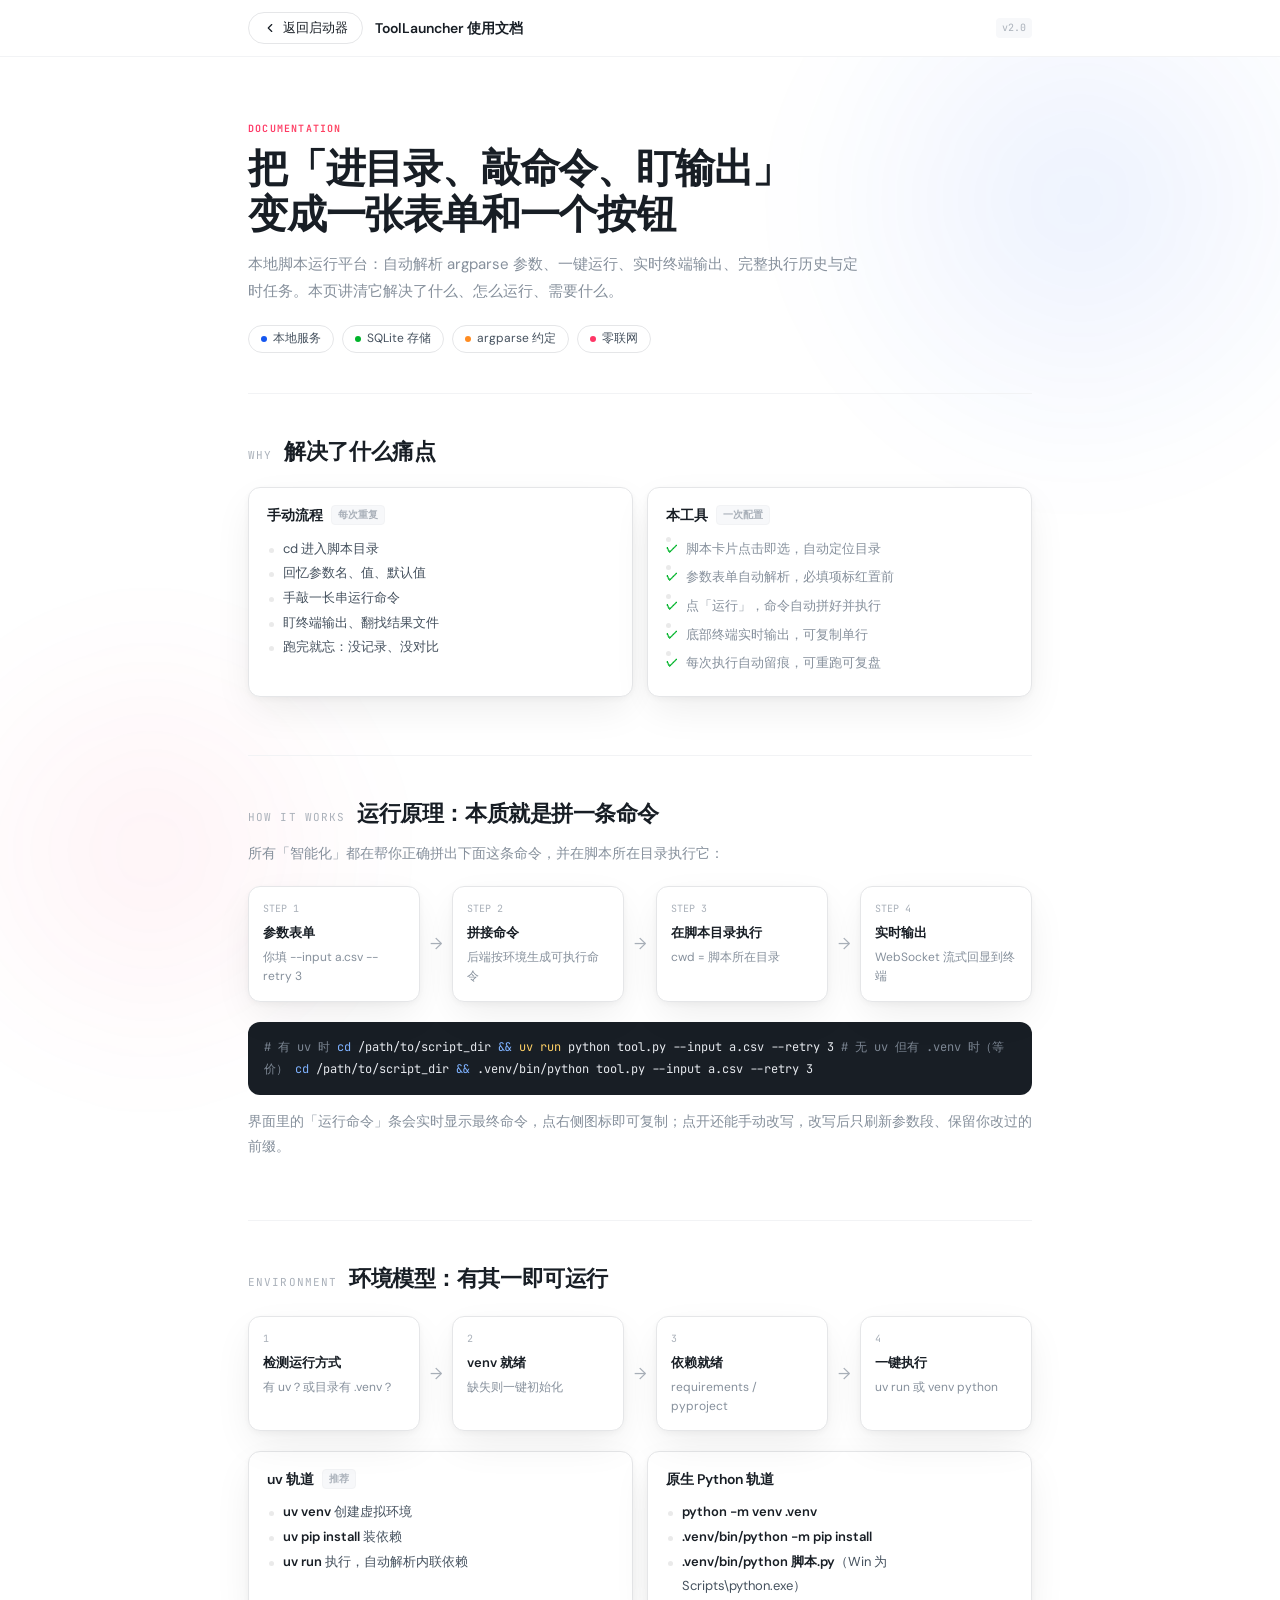
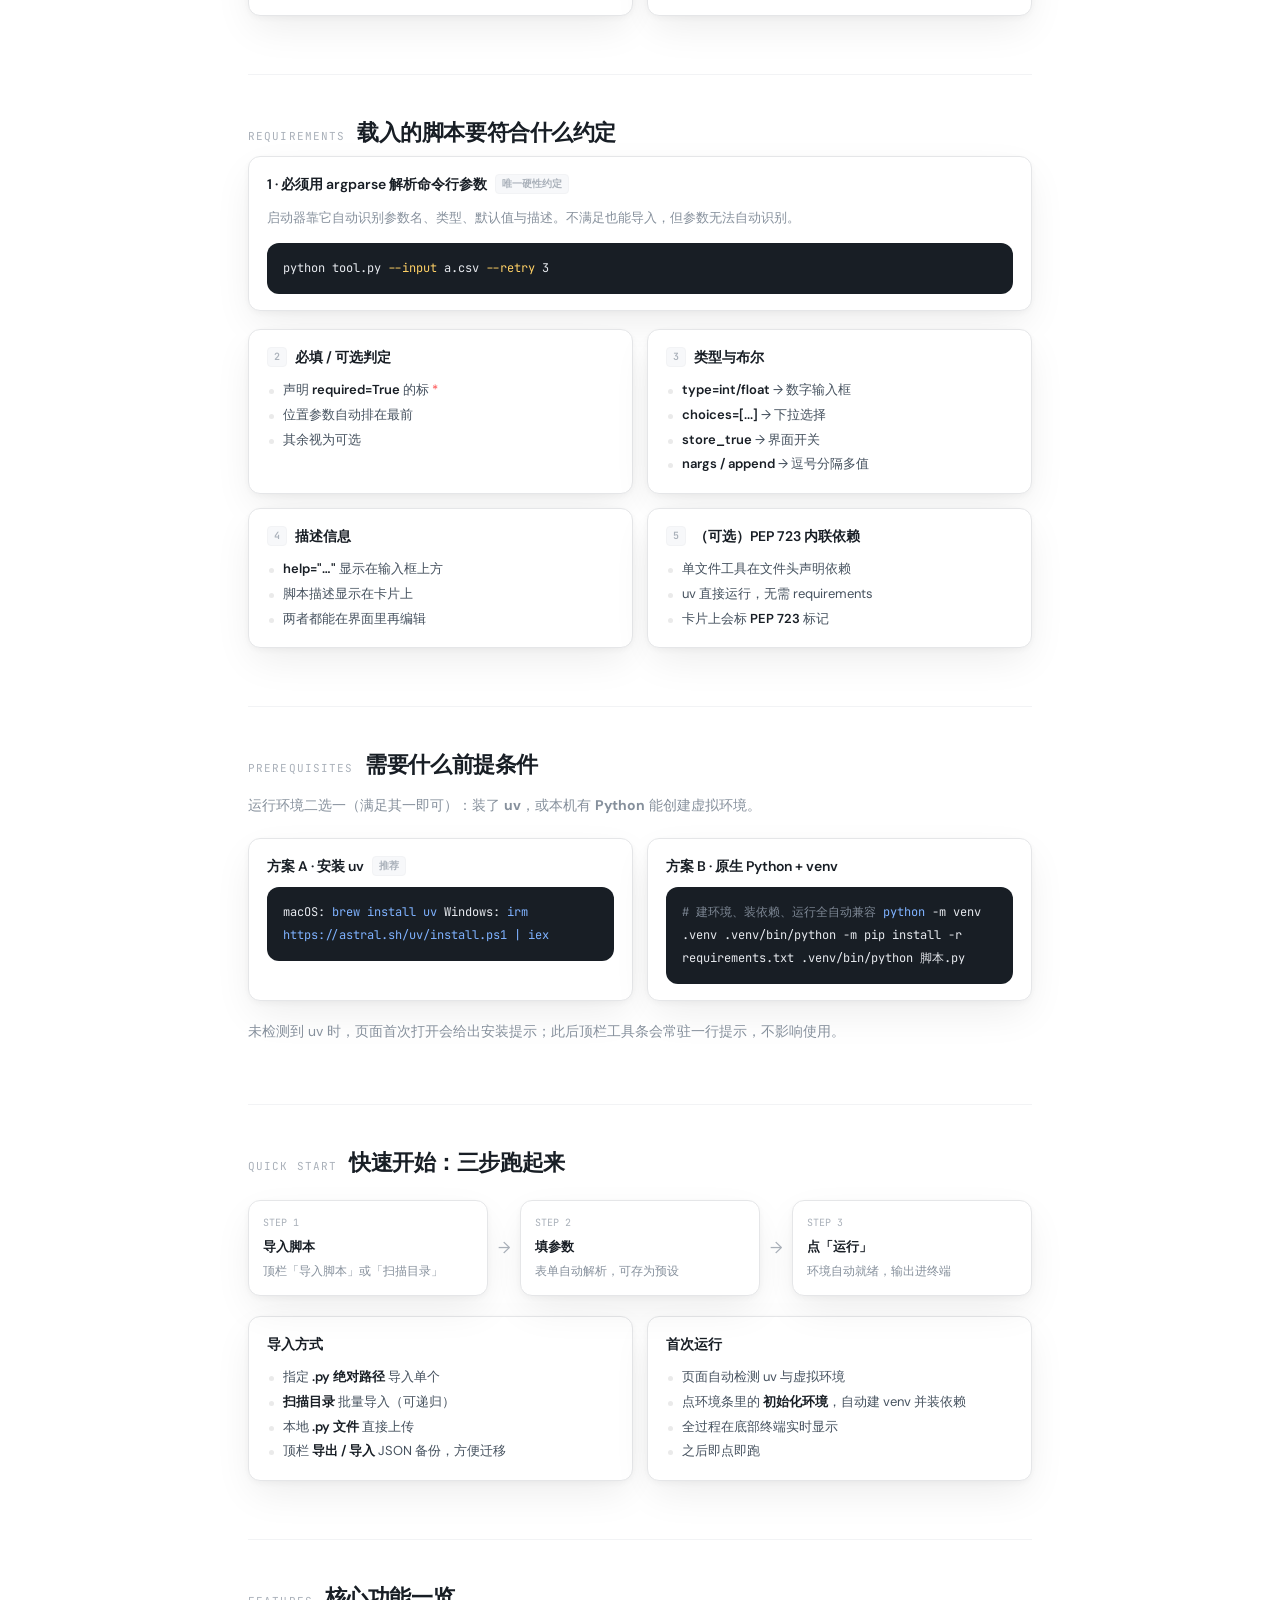
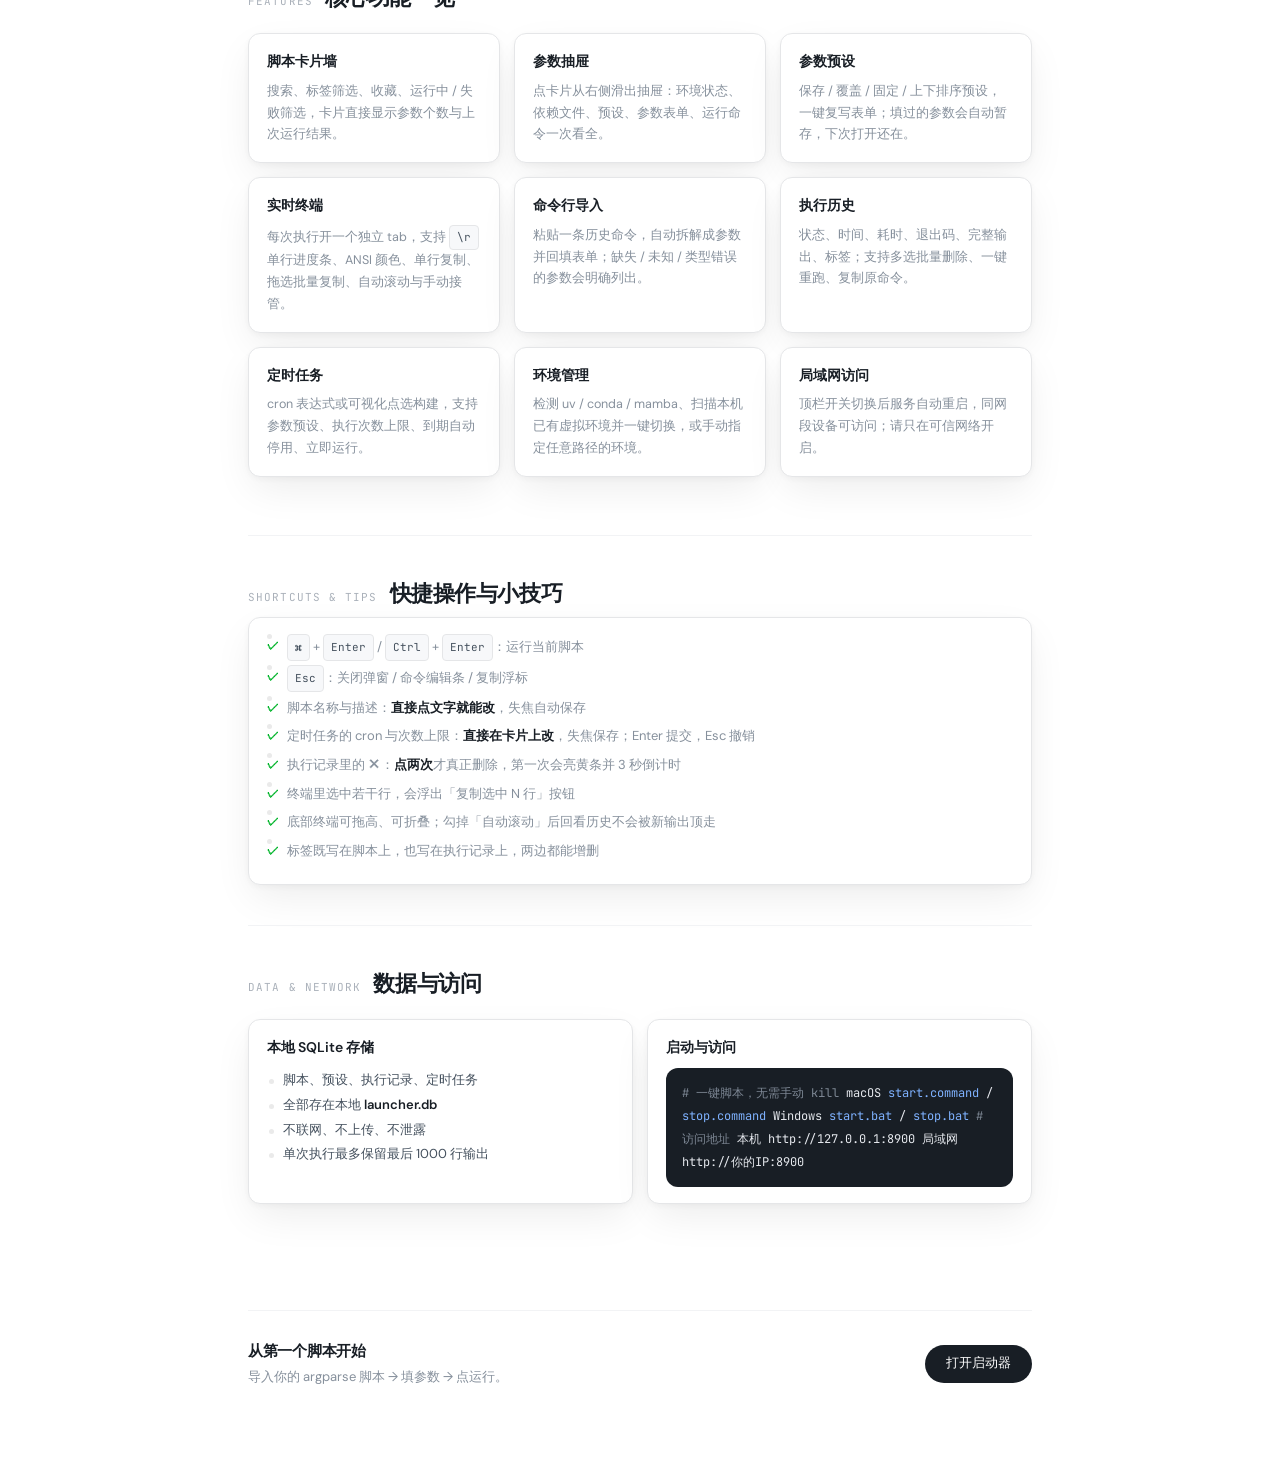
<file: static/usage.html>
<!DOCTYPE html>
<html lang="zh-CN">
<head>
<meta charset="UTF-8">
<meta name="viewport" content="width=device-width, initial-scale=1">
<title>使用文档 · ToolLauncher</title>
<link rel="preconnect" href="https://fonts.googleapis.com">
<link rel="preconnect" href="https://fonts.gstatic.com" crossorigin>
<link href="https://fonts.googleapis.com/css2?family=Outfit:wght@400;500;600;700&family=DM+Sans:wght@400;500&family=JetBrains+Mono:wght@400;500&display=swap" rel="stylesheet">
<link rel="stylesheet" href="/static/style.css?v=6">
<style>
/* 文档页专属布局 */
html,body{overflow:auto;height:auto;}
body{background:var(--bg);}
.doc{position:relative;z-index:1;max-width:880px;margin:0 auto;padding:0 var(--gutter) 80px;}
.doc-hero{padding:64px 0 40px;text-align:left;}
.doc-hero h1{font-size:40px;letter-spacing:-.03em;}
.doc-hero .lead{font-size:15px;color:var(--ink-3);margin-top:14px;max-width:620px;line-height:1.8;}
.pill-row{display:flex;flex-wrap:wrap;gap:8px;margin-top:20px;}
.pill{display:inline-flex;align-items:center;gap:6px;height:28px;padding:0 12px;border-radius:var(--r-pill);
  background:#fff;border:1px solid var(--line-2);font-size:12px;color:var(--ink-2);}
.pill i{width:6px;height:6px;border-radius:999px;background:var(--brand-6);}
section.doc-sec{padding:40px 0;border-top:1px solid var(--line);}
.sec-head{display:flex;align-items:baseline;gap:12px;margin-bottom:6px;flex-wrap:wrap;}
.sec-head h2{font-size:22px;font-weight:600;letter-spacing:-.02em;}
.sec-head .en{font-family:"JetBrains Mono",monospace;font-size:11px;color:var(--ink-4);letter-spacing:.1em;}
.sec-sub{font-size:14px;color:var(--ink-3);line-height:1.8;margin:10px 0 20px;}
.cards-2{display:grid;grid-template-columns:1fr 1fr;gap:14px;margin:18px 0;}
@media(max-width:700px){ .cards-2{grid-template-columns:1fr;} .doc-hero h1{font-size:30px;} }
.dcard{background:#fff;border:1px solid var(--line-2);border-radius:var(--r-card);padding:16px 18px;
  box-shadow:var(--shadow-card);}
.dcard h4{font-size:14px;font-weight:600;margin-bottom:10px;display:flex;align-items:center;gap:8px;}
.dcard h4 .n{font-family:"JetBrains Mono",monospace;font-size:10px;color:var(--ink-4);
  background:var(--bg-sub);border:1px solid var(--line);border-radius:4px;padding:1px 6px;}
.dcard li{font-size:13px;color:var(--ink-2);line-height:1.9;list-style:none;padding-left:16px;position:relative;}
.dcard li::before{content:"";position:absolute;left:2px;top:11px;width:5px;height:5px;border-radius:999px;background:var(--line-3);}
.dcard li b{color:var(--ink);font-weight:600;}
ul.ticks{list-style:none;}
ul.ticks li{font-size:13px;color:var(--ink-3);line-height:1.9;padding-left:20px;position:relative;margin-bottom:4px;}
ul.ticks li::before{content:"✓";position:absolute;left:0;top:0;color:var(--success);font-size:12px;font-weight:700;}
ul.ticks.cross li::before{content:"✕";color:var(--ink-4);}
.code{margin:14px 0;padding:14px 16px;background:var(--ink);border-radius:var(--r-card);
  font-family:"JetBrains Mono",monospace;font-size:12px;line-height:1.9;color:#E6E9EE;overflow-x:auto;}
.code .cm{color:#7D8794;}
.code .kw{color:#7FB2FF;}
.code .st{color:#9BE29B;}
.code .hl{color:#FFD166;}
.flow{display:flex;align-items:stretch;gap:0;flex-wrap:wrap;margin:20px 0;}
.flow-step{flex:1;min-width:150px;background:#fff;border:1px solid var(--line-2);border-radius:var(--r-card);
  padding:14px;position:relative;box-shadow:var(--shadow-card);}
.flow-step .n{font-family:"JetBrains Mono",monospace;font-size:10px;color:var(--ink-4);margin-bottom:6px;}
.flow-step .t{font-size:13px;font-weight:600;}
.flow-step .d{font-size:12px;color:var(--ink-3);margin-top:4px;line-height:1.6;}
.flow-arrow{align-self:center;color:var(--ink-4);padding:0 10px;font-size:16px;}
.feature-grid{display:grid;grid-template-columns:repeat(auto-fill,minmax(250px,1fr));gap:14px;margin:18px 0;}
.feature{background:#fff;border:1px solid var(--line-2);border-radius:var(--r-card);padding:16px 18px;
  box-shadow:var(--shadow-card);transition:transform .4s var(--ease),box-shadow .4s var(--ease);}
.feature:hover{transform:translateY(-4px);box-shadow:var(--shadow-card-hover);}
.feature h4{font-size:14px;font-weight:600;margin-bottom:8px;}
.feature p{font-size:12.5px;color:var(--ink-3);line-height:1.75;}
.kbd{display:inline-block;font-family:"JetBrains Mono",monospace;font-size:11px;padding:2px 7px;
  border-radius:4px;background:var(--bg-sub);border:1px solid var(--line-2);color:var(--ink-2);}
.doc-foot{margin-top:48px;padding-top:28px;border-top:1px solid var(--line);
  display:flex;align-items:center;justify-content:space-between;gap:16px;flex-wrap:wrap;}
.back-bar{position:sticky;top:0;z-index:50;background:rgba(255,255,255,.92);backdrop-filter:blur(20px);
  border-bottom:1px solid var(--line);}
.back-bar-inner{max-width:880px;margin:0 auto;padding:0 var(--gutter);height:56px;
  display:flex;align-items:center;gap:12px;}
.back-bar .title{font-size:14px;font-weight:600;}
.back-bar .sp{flex:1;}
.back-bar .ver{font-family:"JetBrains Mono",monospace;font-size:10px;color:var(--ink-4);
  background:var(--bg-sub);padding:2px 6px;border-radius:4px;}
</style>
</head>
<body>
<div class="hero-glow"></div><div class="hero-glow-2"></div>

<div class="back-bar">
  <div class="back-bar-inner">
    <a class="btn btn-ghost" href="/" style="text-decoration:none;height:32px;padding:0 14px">
      <svg width="14" height="14" viewBox="0 0 24 24" fill="none" stroke="currentColor" stroke-width="2" stroke-linecap="round" stroke-linejoin="round"><path d="m15 18-6-6 6-6"/></svg>
      返回启动器
    </a>
    <span class="title">ToolLauncher 使用文档</span>
    <span class="sp"></span>
    <span class="ver">v2.0</span>
  </div>
</div>

<div class="doc">
  <div class="doc-hero">
    <div class="kicker">DOCUMENTATION</div>
    <h1>把「进目录、敲命令、盯输出」<br>变成一张表单和一个按钮</h1>
    <p class="lead">本地脚本运行平台：自动解析 argparse 参数、一键运行、实时终端输出、完整执行历史与定时任务。本页讲清它解决了什么、怎么运行、需要什么。</p>
    <div class="pill-row">
      <span class="pill"><i></i>本地服务</span>
      <span class="pill"><i style="background:var(--success)"></i>SQLite 存储</span>
      <span class="pill"><i style="background:var(--warning)"></i>argparse 约定</span>
      <span class="pill"><i style="background:#fe3666"></i>零联网</span>
    </div>
  </div>

  <section class="doc-sec">
    <div class="sec-head"><span class="en">WHY</span><h2>解决了什么痛点</h2></div>
    <div class="cards-2">
      <div class="dcard">
        <h4>手动流程 <span class="n">每次重复</span></h4>
        <ul>
          <li>cd 进入脚本目录</li>
          <li>回忆参数名、值、默认值</li>
          <li>手敲一长串运行命令</li>
          <li>盯终端输出、翻找结果文件</li>
          <li>跑完就忘：没记录、没对比</li>
        </ul>
      </div>
      <div class="dcard">
        <h4>本工具 <span class="n">一次配置</span></h4>
        <ul class="ticks">
          <li>脚本卡片点击即选，自动定位目录</li>
          <li>参数表单自动解析，必填项标红置前</li>
          <li>点「运行」，命令自动拼好并执行</li>
          <li>底部终端实时输出，可复制单行</li>
          <li>每次执行自动留痕，可重跑可复盘</li>
        </ul>
      </div>
    </div>
  </section>

  <section class="doc-sec">
    <div class="sec-head"><span class="en">HOW IT WORKS</span><h2>运行原理：本质就是拼一条命令</h2></div>
    <p class="sec-sub">所有「智能化」都在帮你正确拼出下面这条命令，并在脚本所在目录执行它：</p>
    <div class="flow">
      <div class="flow-step"><div class="n">STEP 1</div><div class="t">参数表单</div><div class="d">你填 --input a.csv --retry 3</div></div>
      <div class="flow-arrow">→</div>
      <div class="flow-step"><div class="n">STEP 2</div><div class="t">拼接命令</div><div class="d">后端按环境生成可执行命令</div></div>
      <div class="flow-arrow">→</div>
      <div class="flow-step"><div class="n">STEP 3</div><div class="t">在脚本目录执行</div><div class="d">cwd = 脚本所在目录</div></div>
      <div class="flow-arrow">→</div>
      <div class="flow-step"><div class="n">STEP 4</div><div class="t">实时输出</div><div class="d">WebSocket 流式回显到终端</div></div>
    </div>
    <div class="code"><span class="cm"># 有 uv 时</span>
<span class="kw">cd</span> /path/to/script_dir <span class="kw">&amp;&amp;</span> <span class="hl">uv run</span> python tool.py --input a.csv --retry 3

<span class="cm"># 无 uv 但有 .venv 时（等价）</span>
<span class="kw">cd</span> /path/to/script_dir <span class="kw">&amp;&amp;</span> .venv/bin/python tool.py --input a.csv --retry 3</div>
    <p class="sec-sub">界面里的「运行命令」条会实时显示最终命令，点右侧图标即可复制；点开还能手动改写，改写后只刷新参数段、保留你改过的前缀。</p>
  </section>

  <section class="doc-sec">
    <div class="sec-head"><span class="en">ENVIRONMENT</span><h2>环境模型：有其一即可运行</h2></div>
    <div class="flow">
      <div class="flow-step"><div class="n">1</div><div class="t">检测运行方式</div><div class="d">有 uv？或目录有 .venv？</div></div>
      <div class="flow-arrow">→</div>
      <div class="flow-step"><div class="n">2</div><div class="t">venv 就绪</div><div class="d">缺失则一键初始化</div></div>
      <div class="flow-arrow">→</div>
      <div class="flow-step"><div class="n">3</div><div class="t">依赖就绪</div><div class="d">requirements / pyproject</div></div>
      <div class="flow-arrow">→</div>
      <div class="flow-step"><div class="n">4</div><div class="t">一键执行</div><div class="d">uv run 或 venv python</div></div>
    </div>
    <div class="cards-2">
      <div class="dcard">
        <h4>uv 轨道 <span class="n">推荐</span></h4>
        <ul>
          <li><b>uv venv</b> 创建虚拟环境</li>
          <li><b>uv pip install</b> 装依赖</li>
          <li><b>uv run</b> 执行，自动解析内联依赖</li>
        </ul>
      </div>
      <div class="dcard">
        <h4>原生 Python 轨道</h4>
        <ul>
          <li><b>python -m venv .venv</b></li>
          <li><b>.venv/bin/python -m pip install</b></li>
          <li><b>.venv/bin/python 脚本.py</b>（Win 为 Scripts\python.exe）</li>
        </ul>
      </div>
    </div>
  </section>

  <section class="doc-sec">
    <div class="sec-head"><span class="en">REQUIREMENTS</span><h2>载入的脚本要符合什么约定</h2></div>
    <div class="dcard" style="margin-bottom:14px">
      <h4>1 · 必须用 argparse 解析命令行参数 <span class="n">唯一硬性约定</span></h4>
      <p style="font-size:13px;color:var(--ink-3);line-height:1.8">启动器靠它自动识别参数名、类型、默认值与描述。不满足也能导入，但参数无法自动识别。</p>
      <div class="code" style="margin-bottom:0">python tool.py <span class="hl">--input</span> a.csv <span class="hl">--retry</span> 3</div>
    </div>
    <div class="cards-2">
      <div class="dcard"><h4><span class="n">2</span> 必填 / 可选判定</h4>
        <ul><li>声明 <b>required=True</b> 的标 <span style="color:var(--danger)">*</span></li>
        <li>位置参数自动排在最前</li><li>其余视为可选</li></ul></div>
      <div class="dcard"><h4><span class="n">3</span> 类型与布尔</h4>
        <ul><li><b>type=int/float</b> → 数字输入框</li>
        <li><b>choices=[...]</b> → 下拉选择</li>
        <li><b>store_true</b> → 界面开关</li>
        <li><b>nargs / append</b> → 逗号分隔多值</li></ul></div>
      <div class="dcard"><h4><span class="n">4</span> 描述信息</h4>
        <ul><li><b>help="…"</b> 显示在输入框上方</li>
        <li>脚本描述显示在卡片上</li><li>两者都能在界面里再编辑</li></ul></div>
      <div class="dcard"><h4><span class="n">5</span>（可选）PEP 723 内联依赖</h4>
        <ul><li>单文件工具在文件头声明依赖</li><li>uv 直接运行，无需 requirements</li><li>卡片上会标 <b>PEP 723</b> 标记</li></ul></div>
    </div>
  </section>

  <section class="doc-sec">
    <div class="sec-head"><span class="en">PREREQUISITES</span><h2>需要什么前提条件</h2></div>
    <p class="sec-sub">运行环境二选一（满足其一即可）：装了 <b>uv</b>，或本机有 <b>Python</b> 能创建虚拟环境。</p>
    <div class="cards-2">
      <div class="dcard"><h4>方案 A · 安装 uv <span class="n">推荐</span></h4>
        <div class="code" style="margin:0">macOS:  <span class="kw">brew install uv</span>
Windows: <span class="kw">irm https://astral.sh/uv/install.ps1 | iex</span></div></div>
      <div class="dcard"><h4>方案 B · 原生 Python + venv</h4>
        <div class="code" style="margin:0"><span class="cm"># 建环境、装依赖、运行全自动兼容</span>
<span class="kw">python</span> -m venv .venv
.venv/bin/python -m pip install -r requirements.txt
.venv/bin/python 脚本.py</div></div>
    </div>
    <p class="sec-sub" style="margin-top:16px">未检测到 uv 时，页面首次打开会给出安装提示；此后顶栏工具条会常驻一行提示，不影响使用。</p>
  </section>

  <section class="doc-sec">
    <div class="sec-head"><span class="en">QUICK START</span><h2>快速开始：三步跑起来</h2></div>
    <div class="flow">
      <div class="flow-step"><div class="n">STEP 1</div><div class="t">导入脚本</div><div class="d">顶栏「导入脚本」或「扫描目录」</div></div>
      <div class="flow-arrow">→</div>
      <div class="flow-step"><div class="n">STEP 2</div><div class="t">填参数</div><div class="d">表单自动解析，可存为预设</div></div>
      <div class="flow-arrow">→</div>
      <div class="flow-step"><div class="n">STEP 3</div><div class="t">点「运行」</div><div class="d">环境自动就绪，输出进终端</div></div>
    </div>
    <div class="cards-2">
      <div class="dcard"><h4>导入方式</h4>
        <ul><li>指定 <b>.py 绝对路径</b> 导入单个</li>
        <li><b>扫描目录</b> 批量导入（可递归）</li>
        <li>本地 <b>.py 文件</b> 直接上传</li>
        <li>顶栏 <b>导出 / 导入</b> JSON 备份，方便迁移</li></ul></div>
      <div class="dcard"><h4>首次运行</h4>
        <ul><li>页面自动检测 uv 与虚拟环境</li>
        <li>点环境条里的 <b>初始化环境</b>，自动建 venv 并装依赖</li>
        <li>全过程在底部终端实时显示</li>
        <li>之后即点即跑</li></ul></div>
    </div>
  </section>

  <section class="doc-sec">
    <div class="sec-head"><span class="en">FEATURES</span><h2>核心功能一览</h2></div>
    <div class="feature-grid">
      <div class="feature"><h4>脚本卡片墙</h4><p>搜索、标签筛选、收藏、运行中 / 失败筛选，卡片直接显示参数个数与上次运行结果。</p></div>
      <div class="feature"><h4>参数抽屉</h4><p>点卡片从右侧滑出抽屉：环境状态、依赖文件、预设、参数表单、运行命令一次看全。</p></div>
      <div class="feature"><h4>参数预设</h4><p>保存 / 覆盖 / 固定 / 上下排序预设，一键复写表单；填过的参数会自动暂存，下次打开还在。</p></div>
      <div class="feature"><h4>实时终端</h4><p>每次执行开一个独立 tab，支持 <span class="kbd">\r</span> 单行进度条、ANSI 颜色、单行复制、拖选批量复制、自动滚动与手动接管。</p></div>
      <div class="feature"><h4>命令行导入</h4><p>粘贴一条历史命令，自动拆解成参数并回填表单；缺失 / 未知 / 类型错误的参数会明确列出。</p></div>
      <div class="feature"><h4>执行历史</h4><p>状态、时间、耗时、退出码、完整输出、标签；支持多选批量删除、一键重跑、复制原命令。</p></div>
      <div class="feature"><h4>定时任务</h4><p>cron 表达式或可视化点选构建，支持参数预设、执行次数上限、到期自动停用、立即运行。</p></div>
      <div class="feature"><h4>环境管理</h4><p>检测 uv / conda / mamba、扫描本机已有虚拟环境并一键切换，或手动指定任意路径的环境。</p></div>
      <div class="feature"><h4>局域网访问</h4><p>顶栏开关切换后服务自动重启，同网段设备可访问；请只在可信网络开启。</p></div>
    </div>
  </section>

  <section class="doc-sec">
    <div class="sec-head"><span class="en">SHORTCUTS &amp; TIPS</span><h2>快捷操作与小技巧</h2></div>
    <div class="dcard">
      <ul class="ticks">
        <li><span class="kbd">⌘</span> + <span class="kbd">Enter</span> / <span class="kbd">Ctrl</span> + <span class="kbd">Enter</span>：运行当前脚本</li>
        <li><span class="kbd">Esc</span>：关闭弹窗 / 命令编辑条 / 复制浮标</li>
        <li>脚本名称与描述：<b>直接点文字就能改</b>，失焦自动保存</li>
        <li>定时任务的 cron 与次数上限：<b>直接在卡片上改</b>，失焦保存；Enter 提交，Esc 撤销</li>
        <li>执行记录里的 ✕：<b>点两次</b>才真正删除，第一次会亮黄条并 3 秒倒计时</li>
        <li>终端里选中若干行，会浮出「复制选中 N 行」按钮</li>
        <li>底部终端可拖高、可折叠；勾掉「自动滚动」后回看历史不会被新输出顶走</li>
        <li>标签既写在脚本上，也写在执行记录上，两边都能增删</li>
      </ul>
    </div>
  </section>

  <section class="doc-sec">
    <div class="sec-head"><span class="en">DATA &amp; NETWORK</span><h2>数据与访问</h2></div>
    <div class="cards-2">
      <div class="dcard"><h4>本地 SQLite 存储</h4>
        <ul><li>脚本、预设、执行记录、定时任务</li>
        <li>全部存在本地 <b>launcher.db</b></li>
        <li>不联网、不上传、不泄露</li>
        <li>单次执行最多保留最后 1000 行输出</li></ul></div>
      <div class="dcard"><h4>启动与访问</h4>
        <div class="code" style="margin:0"><span class="cm"># 一键脚本，无需手动 kill</span>
macOS   <span class="kw">start.command</span> / <span class="kw">stop.command</span>
Windows <span class="kw">start.bat</span> / <span class="kw">stop.bat</span>

<span class="cm"># 访问地址</span>
本机   http://127.0.0.1:8900
局域网 http://你的IP:8900</div></div>
    </div>
  </section>

  <div class="doc-foot">
    <div>
      <div style="font-size:15px;font-weight:600;letter-spacing:-.02em">从第一个脚本开始</div>
      <div style="font-size:13px;color:var(--ink-3);margin-top:4px">导入你的 argparse 脚本 → 填参数 → 点运行。</div>
    </div>
    <a class="btn btn-solid" href="/" style="text-decoration:none">打开启动器</a>
  </div>
</div>
</body>
</html>
</file>
<file: static/style.css>
/* ==========================================================================
   ToolLauncher v2 · 设计系统
   语言：白底 + 近黑墨色 + 品牌蓝，克制的阴影与大圆角，Mono 承载一切代码/路径
   ========================================================================== */
:root{
  --ink:#181E25; --ink-2:#45515E; --ink-3:#86909C; --ink-4:#AAB1BA;
  --bg:#FFFFFF; --bg-sub:#F7F8FA; --bg-hover:#F5F5F5; --bg-active:#EDEEF0;
  --line:#F2F3F5; --line-2:#E5E6E8; --line-3:#EAEAEA;
  --brand-6:#1456F0; --brand-5:#ECF2FE; --brand-3:#17437D;
  --success:#00B42A; --warning:#FF8C21; --danger:#FD4C4C; --info:#1887FB;
  --r-pill:54px; --r-card:12px; --r-card2:16px; --r-sm:8px;
  --shadow-card:0 2px 10px -1px rgba(0,0,0,.06),0 15px 40px -5px rgba(0,0,0,.08);
  --shadow-card-hover:0 8px 30px rgba(0,0,0,.06),0 20px 60px -10px rgba(0,0,0,.12);
  --shadow-pop:0 12px 40px -8px rgba(0,0,0,.18),0 4px 12px rgba(0,0,0,.08);
  --ease:cubic-bezier(.16,1,.3,1);
  --t-fast:200ms; --t-hover:300ms; --t-card:500ms;
  --gutter:48px;
  --hdr-h:60px;
  --dock-h:min(260px,34vh);
  /* 控制台实际占位高度：收起或拖拽后由 JS 同步，抽屉/toast 定位都用它 */
  --dock-eff:var(--dock-h);
}
@media(max-width:768px){ :root{ --gutter:16px; } }
*{box-sizing:border-box;margin:0;padding:0;}
html,body{height:100%;overflow:hidden;}
body{font-family:MiSans,"DM Sans",PingFang SC,"Microsoft YaHei",sans-serif;
  color:var(--ink);background:var(--bg);-webkit-font-smoothing:antialiased;line-height:1.6;}
.mono{font-family:"JetBrains Mono",ui-monospace,SF Mono,Menlo,monospace;}
button{font-family:inherit;cursor:pointer;border:none;background:none;color:inherit;}
input,textarea,select{font-family:inherit;color:inherit;}
:where(button,input,textarea,select):focus-visible{outline:2px solid var(--brand-6);outline-offset:2px;border-radius:4px;}
svg{flex-shrink:0;}
[hidden]{display:none !important;}
.spacer{flex:1;}

/* 动效降级：系统开启「减少动态效果」时，关掉所有过渡与动画（设计规范要求） */
@media (prefers-reduced-motion: reduce){
  *,*::before,*::after{animation-duration:.01ms !important;transition-duration:.01ms !important;}
}

/* 背景光晕 */
.hero-glow{position:fixed;top:-100px;right:-100px;width:600px;height:600px;
  background:radial-gradient(circle,rgba(20,86,240,.08),transparent 70%);
  border-radius:999px;pointer-events:none;z-index:0;filter:blur(40px);
  animation:glowFloat 12s ease-in-out infinite alternate;}
.hero-glow-2{position:fixed;bottom:-200px;left:-100px;width:500px;height:500px;
  background:radial-gradient(circle,rgba(254,54,102,.06),transparent 70%);
  border-radius:999px;pointer-events:none;z-index:0;filter:blur(40px);}
@keyframes glowFloat{from{transform:translate(0,0) scale(1);}to{transform:translate(-30px,30px) scale(1.1);}}

/* ---------- Toast ---------- */
/* 顶部从上往下淡入：不再遮挡底部控制台的内容 */
.toast-box{position:fixed;top:calc(var(--hdr-h) + 14px);left:50%;transform:translateX(-50%);
  z-index:400;display:flex;flex-direction:column;align-items:center;gap:8px;pointer-events:none;}
.toast{display:flex;align-items:center;gap:8px;max-width:min(90vw,460px);
  background:var(--success);color:#fff;padding:10px 18px;border-radius:999px;
  font-size:13px;line-height:1.5;box-shadow:0 8px 30px rgba(0,0,0,.2);
  transform-origin:center center;
  opacity:0;transform:translateY(-14px) scale(.86);
  max-height:60px;
  transition:opacity .3s var(--ease),transform .3s var(--ease),
    max-height .3s var(--ease),padding .3s var(--ease),margin .3s var(--ease);}
/* 入场：放大 + 下移 + 淡入 */
.toast.in{opacity:1;transform:translateY(0) scale(1);max-height:60px;}
/* 退场：缩小 + 上浮 + 淡出（不影响其它气泡的位置） */
.toast.out{opacity:0;transform:translateY(-14px) scale(.7);}
/* 超出 3 条时，最早（最下面）的一条收缩消失，队列收紧 */
.toast.shrink{opacity:0;transform:translateY(-14px) scale(.7);
  max-height:0;padding-top:0;padding-bottom:0;margin-bottom:-8px;}
.toast.warn{background:var(--warning);}
.toast.err{background:var(--danger);}
.toast svg{flex-shrink:0;}

/* 执行记录：启动时刻标记，用来区分同名脚本的多次运行 */
.started-at{margin-left:8px;font-size:10px;color:var(--ink-4);
  background:var(--bg-sub);border:1px solid var(--line-2);border-radius:5px;padding:1px 5px;vertical-align:1px;}

/* 详情页顶部的「运行中 N 实例」入口 */
.instances-chip b{color:var(--info);font-weight:600;}
.instances-chip{border-color:rgba(24,135,251,.35);}

/* ---------- 断线提示 ---------- */
.offline{position:fixed;top:var(--hdr-h);left:0;right:0;background:#FFF7E8;color:#8A5A00;
  padding:8px 20px;font-size:12px;display:none;align-items:center;gap:8px;z-index:120;
  border-bottom:1px solid #FFE4BA;}
.offline.show{display:flex;}

/* ---------- 顶栏 ---------- */
.hdr{position:fixed;top:0;left:0;right:0;z-index:100;height:var(--hdr-h);
  background:rgba(255,255,255,.95);backdrop-filter:blur(24px);-webkit-backdrop-filter:blur(24px);
  border-bottom:1px solid var(--line);display:flex;align-items:center;padding:0 var(--gutter);gap:10px;
  animation:hdrIn .5s var(--ease);}
@keyframes hdrIn{from{transform:translateY(-100%);}to{transform:translateY(0);}}
.brand{display:flex;align-items:center;gap:10px;font-size:16px;font-weight:600;letter-spacing:-.02em;flex-shrink:0;}
.brand .logo{width:28px;height:28px;border-radius:8px;flex-shrink:0;
  background:linear-gradient(135deg,#3776AB,#FFD43B);color:#fff;
  display:flex;align-items:center;justify-content:center;
  font-family:"JetBrains Mono",monospace;font-size:11px;font-weight:700;}
.brand-name{white-space:nowrap;}
.brand .ver{font-family:"JetBrains Mono",monospace;font-size:10px;color:var(--ink-4);
  background:var(--bg-sub);padding:2px 6px;border-radius:4px;font-weight:400;}
.hdr-search{position:relative;width:220px;flex-shrink:1;min-width:120px;}
.hdr-search input{width:100%;height:34px;padding:0 12px 0 32px;border-radius:var(--r-pill);
  border:1px solid var(--line-2);background:var(--bg-sub);font-size:13px;color:var(--ink);}
.hdr-search input::placeholder{color:var(--ink-4);}
.hdr-search input:focus{outline:none;border-color:var(--brand-6);background:#fff;box-shadow:0 0 0 3px rgba(20,86,240,.12);}
.hdr-search svg{position:absolute;left:11px;top:50%;transform:translateY(-50%);color:var(--ink-4);}
.count-badge{font-size:11px;color:var(--ink-3);background:var(--bg-sub);
  border:1px solid var(--line-2);border-radius:var(--r-pill);padding:3px 10px;flex-shrink:0;white-space:nowrap;}
.count-badge.bad{color:var(--danger);border-color:#ffd6d6;background:#FFF5F5;}
.lan-toggle{display:inline-flex;align-items:center;gap:8px;cursor:pointer;font-size:12px;
  color:var(--ink-3);white-space:nowrap;flex-shrink:0;}
.lan-toggle .track{width:32px;height:18px;border-radius:999px;background:var(--line-3);
  position:relative;transition:all var(--t-fast);flex-shrink:0;}
.lan-toggle .track::after{content:"";position:absolute;top:2px;left:2px;width:14px;height:14px;
  border-radius:999px;background:#fff;transition:all var(--t-fast);box-shadow:0 1px 3px rgba(0,0,0,.2);}
.lan-toggle.on{color:var(--ink);}
.lan-toggle.on .track{background:var(--success);}
.lan-toggle.on .track::after{left:16px;}
.lan-toggle.disabled{opacity:.5;pointer-events:none;}
.icon-btn{display:inline-flex;align-items:center;justify-content:center;width:34px;height:34px;
  border-radius:8px;color:var(--ink-3);transition:all var(--t-fast);flex-shrink:0;}
.icon-btn:hover{background:var(--bg-hover);color:var(--ink);}
.hdr-nav{display:flex;align-items:center;gap:4px;flex-shrink:0;}
.nav-btn{display:inline-flex;align-items:center;gap:6px;height:34px;padding:0 14px;
  border-radius:var(--r-pill);white-space:nowrap;font-size:13px;color:var(--ink-2);
  transition:all var(--t-fast);flex-shrink:0;}
.nav-btn:hover{background:var(--bg-hover);color:var(--ink);}
.nav-btn.on{background:var(--ink);color:#fff;}
.nav-btn .badge{font-family:"JetBrains Mono",monospace;font-size:10px;font-weight:500;
  background:var(--danger);color:#fff;border-radius:999px;padding:1px 6px;}
/* 顶栏搜索框现在同时服务脚本与定时任务两个 tab，只缩窄、不轻易隐藏 */
/* 导航多了一个「运行队列」，窄面板下顶栏要按优先级依次收紧：
   ① 收内边距与按钮间距 → ② 收搜索框 → ③ 让出品牌名与局域网开关
   （顺序即重要性：5 个导航按钮任何时候都不能被挤出视口） */
@media(max-width:1180px){
  .hdr{padding:0 28px;}
  .hdr-search{width:170px;}
  .nav-btn{padding:0 11px;}
  .hdr-nav{gap:2px;}
}
@media(max-width:1080px){ .brand-name,.lan-toggle{display:none;} }
@media(max-width:860px){ .hdr-search{display:none;} }
@media(max-width:980px){ .lan-toggle,.hide-md{display:none;} }
@media(max-width:768px){ .nav-btn{padding:0 10px;font-size:12px;} .brand-name{display:none;} }

/* ---------- 布局 ---------- */
.app{position:fixed;top:var(--hdr-h);left:0;right:0;bottom:0;display:flex;flex-direction:column;}
.views{flex:1;overflow:hidden;position:relative;}
.view{position:absolute;inset:0;overflow-y:auto;display:none;}
.view.active{display:block;animation:viewIn .4s var(--ease);}
@keyframes viewIn{from{opacity:0;transform:translateY(8px);}to{opacity:1;transform:translateY(0);}}
.view-main,.view-page{padding:24px var(--gutter);}
/* 控制台改为浮动覆盖层后：可滚动的页面在底部预留 dock 高度，保证能滚到最后一屏。
   执行记录页是两栏固定布局，不加这段留白 —— 它不因控制台展开而被压缩。 */
#view-scripts,#view-schedules,#view-settings{padding-bottom:calc(var(--dock-eff) + 20px);}
.page-head{display:flex;flex-wrap:wrap;align-items:flex-end;justify-content:space-between;gap:16px;margin-bottom:20px;}
.page-head-row{display:flex;align-items:flex-end;justify-content:space-between;margin-bottom:20px;gap:12px;flex-wrap:wrap;}

/* ---------- 设置页 ---------- */
.settings-group{background:#fff;border:1px solid var(--line-2);border-radius:var(--r-card);
  box-shadow:var(--shadow-card);margin-bottom:16px;overflow:hidden;}
.settings-title{padding:12px 18px;font-size:12px;font-weight:600;color:var(--ink-2);
  border-bottom:1px solid var(--line);background:var(--bg-sub);}
.settings-row{display:flex;align-items:center;justify-content:space-between;gap:20px;
  padding:16px 18px;border-bottom:1px solid var(--line);cursor:pointer;}
.settings-row:last-child{border-bottom:none;cursor:default;}
.settings-desc{min-width:0;}
.settings-desc .t{font-size:13px;font-weight:500;color:var(--ink);}
.settings-desc .d{font-size:12px;color:var(--ink-4);line-height:1.6;margin-top:4px;}
.settings-row .switch{flex-shrink:0;}
.settings-ops{display:flex;gap:8px;flex-shrink:0;}
.settings-ops .btn{height:30px;font-size:12px;padding:0 14px;}
.head-ops{display:flex;gap:10px;flex-wrap:wrap;}
.kicker{font-family:"JetBrains Mono",monospace;font-size:10px;font-weight:600;letter-spacing:.12em;
  margin-bottom:8px;background:linear-gradient(90deg,#fe3666,#ff8c21);
  -webkit-background-clip:text;background-clip:text;-webkit-text-fill-color:transparent;}
h1{font-size:26px;font-weight:600;line-height:1.15;letter-spacing:-.02em;
  animation:titleIn .8s var(--ease) both;}
@keyframes titleIn{from{opacity:0;transform:translateY(12px);}to{opacity:1;transform:translateY(0);}}
.page-head .sub,.page-head-row .sub{font-size:13px;color:var(--ink-3);margin-top:6px;}

/* ---------- 按钮 ---------- */
.btn{display:inline-flex;align-items:center;justify-content:center;gap:6px;height:38px;padding:0 20px;
  border-radius:var(--r-pill);font-size:13px;font-weight:500;border:1px solid transparent;
  transition:all .25s var(--ease);white-space:nowrap;}
.btn-solid{background:var(--ink);color:#fff;} .btn-solid:hover{background:#0c1014;transform:translateY(-1px);box-shadow:0 6px 20px rgba(24,30,37,.2);}
.btn-ghost{background:#fff;color:var(--ink);border-color:var(--line-2);} .btn-ghost:hover{background:var(--bg-hover);border-color:var(--ink-4);}
.btn-danger{color:var(--danger);border-color:#ffd0d0;background:#fff;} .btn-danger:hover{background:#fff1f1;}
.btn:disabled{opacity:.55;pointer-events:none;}
/* 破坏性操作二次确认：按钮进入「待确认」态 */
.pending-del{color:var(--warning) !important;border-color:var(--warning) !important;
  background:#FFF7E8 !important;animation:pendingDelPulse 1s var(--ease) infinite;}
.quick-btn.pending-del,.quick-btn.pending-del:hover{color:#fff;background:var(--warning);border-color:var(--warning);}
.term-tab.pending-del{color:var(--warning);}
@keyframes pendingDelPulse{0%,100%{box-shadow:0 0 0 0 rgba(255,140,33,.28);}50%{box-shadow:0 0 0 5px rgba(255,140,33,0);}}
.btn.icon-only{width:44px;padding:0;}
/* 「更多」下拉：执行记录页把「清理30天前」「清空记录」收进一个 ⋯ 按钮，
   悬浮展开两项，让头部保持两个按钮的简洁。展开层贴着按钮右侧对齐。 */
.hs-more{position:relative;}
.hs-more-btn{width:44px;padding:0;}
.hs-more-btn svg{width:16px;height:16px;}
.hs-more-pop{position:absolute;top:calc(100% + 6px);right:0;z-index:220;min-width:172px;
  background:#fff;border:1px solid var(--line-2);border-radius:var(--r-sm,10px);box-shadow:var(--shadow-pop);
  padding:5px;opacity:0;visibility:hidden;transform:translateY(-4px);
  transition:opacity .18s var(--ease),transform .18s var(--ease),visibility .18s;}
.hs-more:hover .hs-more-pop,.hs-more.open .hs-more-pop{opacity:1;visibility:visible;transform:translateY(0);}
.hs-more-item{display:block;width:100%;text-align:left;border:0;background:transparent;
  padding:8px 11px;border-radius:6px;font-size:12px;color:var(--ink);cursor:pointer;
  font-family:inherit;transition:background var(--t-fast),color var(--t-fast);}
.hs-more-item:hover{background:var(--bg-hover);}
.hs-more-item.danger{color:var(--danger);}
.hs-more-item.danger:hover{background:#fff1f1;}
/* 菜单项待确认时也要有脉冲提示（pending-del 是全局样式，这里补一下菜单项的表现） */
.hs-more-item.pending-del{color:#fff !important;background:var(--warning) !important;}
.quick-btn{display:inline-flex;align-items:center;gap:5px;height:28px;padding:0 10px;
  border-radius:6px;border:1px solid var(--line-2);background:#fff;font-size:11px;color:var(--ink-2);
  transition:all var(--t-fast);}
.quick-btn:hover{background:var(--bg-hover);color:var(--ink);border-color:var(--ink-4);}
.quick-btn svg{width:13px;height:13px;}
.quick-btn.danger{color:var(--danger);}
.quick-btn.danger:hover{background:#fff1f1;border-color:#ffb3b3;}
.quick-btn.active{background:var(--ink);color:#fff;border-color:var(--ink);}
.quick-btn.armed{background:var(--danger);color:#fff;border-color:var(--danger);}

/* ---------- 工具栏 / 筛选 ---------- */
.toolbar{display:flex;flex-wrap:wrap;align-items:center;gap:12px;margin-bottom:14px;}
.toolbar-note{font-size:11px;color:var(--ink-4);}
.toolbar-note.warn-note{color:var(--warning);cursor:pointer;background:#FFF7E8;
  border:1px solid #FFE4BA;border-radius:var(--r-pill);padding:3px 10px;}
.toolbar-note.warn-note:hover{background:#FFEFD6;}
.seg{display:inline-flex;gap:4px;background:var(--bg-sub);border:1px solid var(--line-2);border-radius:12px;padding:4px;}
.seg button{display:flex;align-items:center;gap:6px;height:30px;padding:0 14px;border-radius:8px;
  font-size:13px;color:var(--ink-3);transition:all var(--t-fast);}
.seg button.on{background:var(--ink);color:#fff;}
.seg button:not(.on):hover{color:var(--ink);}
.seg button .cnt{font-family:"JetBrains Mono",monospace;font-size:10px;opacity:.7;}
.tag-filter-bar{display:flex;flex-wrap:wrap;gap:6px;margin-bottom:16px;align-items:center;}
.tag-filter-bar .lbl{font-size:12px;color:var(--ink-4);}
.tag-chip{height:26px;padding:0 10px;border-radius:var(--r-pill);border:1px solid var(--line-2);
  background:#fff;font-size:11px;color:var(--ink-3);transition:all .2s;
  font-family:"JetBrains Mono",monospace;}
.tag-chip:hover{border-color:var(--ink-3);color:var(--ink);transform:translateY(-1px);}
.tag-chip.on{background:var(--ink);color:#fff;border-color:var(--ink);}

/* ---------- 脚本卡片 ---------- */
.grid{display:grid;gap:16px;grid-template-columns:repeat(auto-fill,minmax(300px,1fr));}
.scard{position:relative;background:#fff;border-radius:var(--r-card);border:1px solid var(--line-2);
  box-shadow:var(--shadow-card);padding:16px;display:flex;flex-direction:column;gap:10px;
  cursor:pointer;min-height:150px;
  /* 用 backwards 而非 both：both 会让动画结束后的 transform 一直占位，
     从而覆盖 :hover 的 transform，导致卡片永远浮不起来 */
  animation:cardIn .7s var(--ease) backwards;
  transition:transform .5s var(--ease),box-shadow .5s var(--ease),border-color .3s;}
.scard:nth-child(1){animation-delay:.02s;} .scard:nth-child(2){animation-delay:.06s;}
.scard:nth-child(3){animation-delay:.10s;} .scard:nth-child(4){animation-delay:.14s;}
.scard:nth-child(5){animation-delay:.18s;} .scard:nth-child(6){animation-delay:.22s;}
.scard:nth-child(n+7){animation-delay:.26s;}
@keyframes cardIn{from{opacity:0;transform:translateY(28px) scale(.98);}to{opacity:1;transform:translateY(0) scale(1);}}
.scard:hover{transform:translateY(-6px);box-shadow:0 20px 50px -12px rgba(0,0,0,.18),0 6px 16px rgba(0,0,0,.08);border-color:var(--ink-4);}
.scard.sel{border-color:var(--brand-6);box-shadow:0 0 0 3px rgba(20,86,240,.12),var(--shadow-card);}
.scard.running{border-color:#bcdcff;}
.scard-top{display:flex;align-items:flex-start;justify-content:space-between;gap:8px;}
.fname{font-family:"JetBrains Mono",monospace;font-size:13px;font-weight:500;word-break:break-all;line-height:1.4;}
.fname .ext{color:var(--ink-4);}
.fav{color:var(--ink-4);padding:2px;line-height:1;font-size:15px;transition:all var(--t-fast);}
.fav:hover{color:#fe3666;transform:scale(1.15);}
.fav.on{color:#fe3666;}
.sc-path{font-family:"JetBrains Mono",monospace;font-size:10px;color:var(--ink-4);
  overflow:hidden;text-overflow:ellipsis;white-space:nowrap;}
.desc{font-size:13px;color:var(--ink-3);line-height:1.5;
  display:-webkit-box;-webkit-line-clamp:2;-webkit-box-orient:vertical;overflow:hidden;}
.desc:empty::after{content:"（无描述）";color:var(--ink-4);}
.tags{display:flex;flex-wrap:wrap;gap:5px;align-items:center;}
.tag{font-family:"JetBrains Mono",monospace;font-size:10px;font-weight:500;
  padding:2px 7px;border-radius:4px;background:var(--bg-sub);color:var(--ink-2);border:1px solid var(--line);}
.tag.env{background:var(--brand-5);color:var(--brand-3);border-color:#e3ebfd;}
.tag.more{background:transparent;color:var(--ink-4);}
.card-foot{display:flex;align-items:center;justify-content:space-between;gap:8px;
  padding-top:10px;border-top:1px solid var(--line);
  font-family:"JetBrains Mono",monospace;font-size:11px;color:var(--ink-4);margin-top:auto;}
.st{display:inline-flex;align-items:center;gap:6px;}
.st i{width:7px;height:7px;border-radius:999px;background:var(--ink-4);display:block;flex-shrink:0;}
.st.idle i{background:var(--ink-4);}
.st.running i{background:var(--info);animation:pulseDot 1.2s ease-in-out infinite;}
.st.ok i{background:var(--success);}
.st.err i{background:var(--danger);}
@keyframes pulseDot{0%,100%{opacity:1;}50%{opacity:.25;}}
.run-badge{display:inline-flex;align-items:center;gap:4px;color:var(--info);
  background:rgba(24,135,251,.1);border-radius:999px;padding:2px 8px;cursor:pointer;}
.run-badge:hover{background:rgba(24,135,251,.18);}
.empty{padding:60px 20px;text-align:center;color:var(--ink-4);font-size:13px;grid-column:1/-1;}
.empty .empty-act{margin-top:14px;}

/* ---------- 抽屉 ---------- */
/* 侧边抽屉是页面级浮层：从顶栏下方一直通到屏幕底部，占满整个侧边。
   控制台是 z-index:60 的浮动层，会被抽屉盖住而不是把抽屉顶上去——
   抽屉的内容区高度不该被下面页面的布局影响。 */
.drawer-mask{position:fixed;inset:var(--hdr-h) 0 0 0;background:rgba(24,30,37,.3);
  backdrop-filter:blur(2px);z-index:90;opacity:0;pointer-events:none;transition:opacity var(--t-fast);}
.drawer-mask.show{opacity:1;pointer-events:auto;}
.drawer{position:fixed;top:var(--hdr-h);right:0;bottom:0;width:560px;max-width:100vw;
  background:#fff;border-left:1px solid var(--line-2);z-index:95;
  transform:translateX(100%);transition:transform .4s var(--ease);
  display:flex;flex-direction:column;box-shadow:var(--shadow-pop);}
.drawer.show{transform:translateX(0);}
@media(max-width:768px){ .drawer{width:100%;} }
.drawer-head{padding:18px 22px 14px;border-bottom:1px solid var(--line);}
.drawer-head-top{display:flex;align-items:flex-start;justify-content:space-between;gap:12px;}
.drawer-id{min-width:0;flex:1;}
.drawer-head .fname{font-size:15px;padding:2px 6px;margin:-2px -6px;border-radius:6px;
  transition:background var(--t-fast);cursor:text;outline:none;}
.drawer-head .fname:hover,.drawer-head .fname:focus{background:var(--bg-sub);}
.drawer-close{background:none;color:var(--ink-3);padding:4px;border-radius:6px;line-height:1;flex-shrink:0;}
.drawer-close:hover{background:var(--bg-hover);color:var(--ink);}
.drawer-desc{font-size:13px;color:var(--ink-3);margin-top:6px;padding:4px 8px;margin-left:-8px;
  border-radius:6px;cursor:text;outline:none;min-height:20px;transition:background var(--t-fast);}
.drawer-desc:hover,.drawer-desc:focus{background:var(--bg-sub);}
.drawer-path{font-size:11px;color:var(--ink-4);margin-top:6px;word-break:break-all;}
.drawer-tags{display:flex;flex-wrap:wrap;gap:5px;margin-top:10px;align-items:center;}
.drawer-tags .tag{display:inline-flex;align-items:center;gap:4px;}
.drawer-tags .tag .x{cursor:pointer;color:var(--ink-4);}
.drawer-tags .tag .x:hover{color:var(--danger);}
.tag-input{width:110px;height:24px;border:1px dashed var(--line-2);border-radius:4px;
  font-size:11px;padding:0 8px;font-family:"JetBrains Mono",monospace;background:transparent;}
.tag-input:focus{outline:none;border-style:solid;border-color:var(--brand-6);background:#fff;}
.drawer-quick{display:flex;gap:6px;margin-top:14px;flex-wrap:wrap;}
.drawer-quick .quick-btn{height:28px;}
/* 状态只是状态：看起来不可点，只有运行中才允许点（= 终止） */
.status-chip{cursor:default;}
.status-chip.clickable{cursor:pointer;}

/* 设置页 · 环境变量 */
.settings-row-block{align-items:flex-start;}
.settings-ops-block{flex-direction:column;align-items:stretch;gap:8px;width:100%;max-width:420px;}
.settings-ops-block textarea{width:100%;min-height:104px;padding:10px 12px;border:1px solid var(--line-2);
  border-radius:8px;font-size:12px;line-height:1.7;background:#fff;resize:vertical;word-break:break-all;}
.settings-ops-block textarea:focus{outline:none;border-color:var(--brand-6);box-shadow:0 0 0 3px rgba(20,86,240,.1);}
.settings-ops-row{display:flex;align-items:center;gap:8px;}
.settings-env-hint{flex:1;font-size:11px;color:var(--ink-4);}
.settings-desc code{background:var(--bg-sub);padding:1px 5px;border-radius:4px;font-size:11px;}
.drawer-body{flex:1;overflow-y:auto;padding:16px 22px;position:relative;}

/* 环境条 */
.env-bar{display:flex;align-items:center;gap:10px;padding:10px 12px;background:var(--bg-sub);
  border-radius:var(--r-sm);font-size:11px;color:var(--ink-3);margin-bottom:10px;flex-wrap:wrap;}
.env-item{display:inline-flex;align-items:center;gap:5px;white-space:nowrap;}
.env-item::before{content:"";width:6px;height:6px;border-radius:999px;background:var(--ink-4);flex-shrink:0;}
.env-item.ok::before{background:var(--success);}
.env-item.ok{color:var(--success);}
.env-item.warn::before{background:var(--warning);}
.env-item.warn{color:var(--warning);}
.env-item.err::before{background:var(--danger);}
.env-item.err{color:var(--danger);}
.env-name{font-family:"JetBrains Mono",monospace;color:var(--ink);font-weight:500;}
.env-sp{margin-left:auto;}
.env-action{color:var(--brand-6);cursor:pointer;font-size:11px;white-space:nowrap;}
.env-action:hover{text-decoration:underline;}
.env-action.danger{color:var(--danger);}
.deps-row{display:flex;align-items:center;gap:8px;padding:8px 12px;background:var(--bg-sub);
  border-radius:var(--r-sm);font-size:11px;color:var(--ink-3);margin-bottom:14px;}
.deps-row label{white-space:nowrap;color:var(--ink-4);}
.deps-row input{flex:1;height:26px;border:1px solid var(--line-2);border-radius:6px;
  padding:0 8px;font-size:11px;font-family:"JetBrains Mono",monospace;background:#fff;min-width:0;}
.deps-row input:focus{outline:none;border-color:var(--brand-6);}

/* 预设条 */
.preset-bar{display:flex;align-items:center;gap:8px;margin-bottom:14px;flex-wrap:wrap;}
.preset-lbl{font-size:12px;color:var(--ink-4);flex-shrink:0;}
.preset-chips{display:flex;flex-wrap:wrap;gap:6px;flex:1;min-width:0;}
.preset-chip{display:inline-flex;align-items:center;gap:5px;height:28px;padding:0 10px;
  border-radius:var(--r-pill);border:1px solid var(--line-2);background:#fff;
  font-size:12px;color:var(--ink-2);max-width:190px;
  /* 过渡按规范拆开：颜色 200ms，位移 300ms 走 expo-out（同 .btn 的写法） */
  transition:background .2s,border-color .2s,color .2s,transform .3s var(--ease);}
.preset-chip:hover{border-color:var(--ink-3);color:var(--ink);background:var(--bg-hover);}
.preset-chip .nm{overflow:hidden;text-overflow:ellipsis;white-space:nowrap;}
/* 带自定义命令前后缀的预设：名字前一个低调的灰点（hover 提示里有具体内容） */
.preset-chip .cmd-dot{width:6px;height:6px;border-radius:999px;background:var(--ink-3);flex-shrink:0;}
.preset-chip .x{color:var(--ink-4);font-size:13px;line-height:1;}
.preset-chip:hover .x{color:var(--ink-3);}
.preset-chip.pinned{background:var(--brand-5);border-color:#e3ebfd;color:var(--brand-3);}
.preset-chip.cover-target{border-color:var(--warning);background:#FFF7E8;color:#8A5A00;animation:pulseDot 1s infinite;}
.more-bubble{display:inline-flex;align-items:center;gap:4px;height:28px;padding:0 10px;
  border-radius:var(--r-pill);border:1px dashed var(--line-2);font-size:11px;color:var(--ink-3);
  font-family:"JetBrains Mono",monospace;transition:all var(--t-fast);}
.more-bubble:hover{border-color:var(--ink-3);color:var(--ink);}

/* 参数表单 */
.fields-toolbar{display:flex;align-items:center;justify-content:space-between;margin-bottom:10px;}
.fields-toolbar .lbl{font-size:12px;font-weight:500;color:var(--ink-2);}
.mini-toggle{display:inline-flex;align-items:center;gap:6px;font-size:11px;color:var(--ink-3);cursor:pointer;}
.mini-toggle input{display:none;}
.mini-toggle .track{width:28px;height:16px;border-radius:999px;background:var(--line-3);
  position:relative;transition:all var(--t-fast);}
.mini-toggle .track::after{content:"";position:absolute;top:2px;left:2px;width:12px;height:12px;
  border-radius:999px;background:#fff;transition:all var(--t-fast);}
.mini-toggle input:checked + .track{background:var(--ink);}
.mini-toggle input:checked + .track::after{left:14px;}
.field{margin-bottom:14px;}
.field label{display:flex;align-items:baseline;gap:6px;font-size:13px;font-weight:500;margin-bottom:5px;flex-wrap:wrap;}
.field label .name{font-family:"JetBrains Mono",monospace;font-size:12px;}
.field label .req{color:var(--danger);}
.field label .type{font-family:"JetBrains Mono",monospace;font-size:10px;
  padding:1px 6px;border-radius:4px;background:var(--bg-sub);color:var(--ink-3);font-weight:500;}
.field label .type.int{background:#E8F3FF;color:#17437D;}
.field label .type.float{background:#F0E8FF;color:#5B2E9E;}
.field label .type.bool{background:#E8FFF0;color:#007923;}
.field label .type.enum{background:#FFF3E8;color:#8A4B00;}
.field label .type.list{background:#FFE8F0;color:#A01858;}
.field label .opt{font-size:10px;color:var(--ink-4);font-weight:400;}
.field .help{font-size:11px;color:var(--ink-4);margin-top:3px;line-height:1.5;}
.field input[type=text],.field input[type=number],.field select,.field textarea{
  width:100%;padding:0 12px;border:1px solid var(--line-2);border-radius:8px;
  background:#fff;font-size:13px;color:var(--ink);font-family:"JetBrains Mono",monospace;
  transition:all var(--t-fast);}
.field input[type=text],.field input[type=number],.field select{height:34px;}
.field textarea{padding:8px 12px;min-height:60px;resize:vertical;line-height:1.5;}
.field input:focus,.field select:focus,.field textarea:focus{
  outline:none;border-color:var(--brand-6);box-shadow:0 0 0 3px rgba(20,86,240,.1);}
/* 套用预设后：被改动的参数框高亮一下再淡回。
   沿用项目自己的焦点环语言（.field input:focus 的 brand-6 描边 + 柔光），
   规范里 brand-5 是「浅蓝底」表面色，brand-6 是「亮蓝 / 焦点」。 */
.field.hit input[type=text],.field.hit input[type=number],.field.hit select,.field.hit textarea{
  border-color:var(--brand-6);background:var(--brand-5);box-shadow:0 0 0 3px rgba(20,86,240,.1);}
.field.hit .switch .track{background:var(--brand-6);}
.field.hit .switch .track::after{background:#fff;}
.switch{display:inline-flex;align-items:center;gap:10px;cursor:pointer;}
.switch input{display:none;}
.switch .track{width:36px;height:20px;border-radius:999px;background:var(--line-3);
  transition:all var(--t-fast);position:relative;flex-shrink:0;}
.switch .track::after{content:"";position:absolute;top:2px;left:2px;width:16px;height:16px;
  border-radius:999px;background:#fff;transition:all var(--t-fast);box-shadow:0 1px 3px rgba(0,0,0,.2);}
.switch input:checked + .track{background:var(--ink);}
.switch input:checked + .track::after{left:18px;}
.switch .sw-val{font-size:12px;color:var(--ink-3);font-family:"JetBrains Mono",monospace;}

/* 命令条 */
.cmd-strip{margin:0 22px;padding:10px 12px;background:#FAFAFB;border:1px solid var(--line);
  border-radius:var(--r-sm);cursor:pointer;transition:all var(--t-fast);}
.cmd-strip:hover{background:var(--bg-sub);}
.cmd-strip.pop{border-color:var(--brand-6);box-shadow:0 0 0 3px rgba(20,86,240,.1);}
.cmd-strip-head{display:flex;align-items:center;gap:8px;font-size:11px;color:var(--ink-3);min-height:20px;}
.cmd-strip-head .lbl{color:var(--ink-2);font-weight:500;flex-shrink:0;}
/* 折叠态：整条只占一行，命令以省略号内联在标题后面 */
.cmd-inline{flex:1;min-width:0;overflow:hidden;text-overflow:ellipsis;white-space:nowrap;
  font-family:"JetBrains Mono",monospace;font-size:11px;color:var(--ink-3);}
.cmd-strip-head .chev{margin-left:auto;transition:transform var(--t-fast);flex-shrink:0;}
.cmd-strip.open .chev{transform:rotate(180deg);}
.cmd-dot{width:6px;height:6px;border-radius:999px;background:var(--brand-6);flex-shrink:0;}
/* 折叠态：整条只占一行，命令以省略号内联在标题后面；展开后交给三段式编辑器 */
/* 命令条：展开后是「前缀(可改) + 参数段(只读) + 后缀(可改)」三段式，
   底部实时给出拼接后的完整命令。参数段由系统按表单生成，用户改不动。 */
.cmd-parts{display:none;margin-top:10px;}
.cmd-strip.open .cmd-parts{display:block;}
.cmd-part{margin-bottom:10px;}
.cmd-part-lbl{display:flex;align-items:center;gap:8px;font-size:11px;color:var(--ink-3);margin-bottom:5px;}
.cmd-part-lbl b{color:var(--ink-2);font-weight:600;font-size:11px;}
.cmd-part-lbl span{color:var(--ink-4);font-size:10px;}
.cmd-part-lbl .lock{color:var(--brand-3);background:var(--brand-5);border-radius:4px;padding:1px 7px;font-size:10px;}
.cmd-parts textarea{width:100%;min-height:52px;padding:8px 10px;border:1px solid var(--line-2);
  border-radius:6px;font-size:11.5px;line-height:1.6;background:#fff;resize:vertical;
  font-family:"JetBrains Mono",monospace;word-break:break-all;}
.cmd-parts textarea:focus{outline:none;border-color:var(--brand-6);box-shadow:0 0 0 3px rgba(20,86,240,.1);}
.cmd-parts textarea[readonly]{background:var(--bg-sub);color:var(--ink-2);cursor:not-allowed;
  border-style:dashed;border-color:var(--line-2);}
.cmd-final{border-top:1px dashed var(--line-2);padding-top:10px;}
.cmd-final-lbl{font-size:11px;color:var(--ink-3);margin-bottom:6px;}
.cmd-final-cmd{font-size:11.5px;line-height:1.65;word-break:break-all;white-space:pre-wrap;
  background:var(--ink);color:#fff;border-radius:6px;padding:10px 12px;max-height:120px;overflow:auto;}
.cmd-edit-pop{margin-top:10px;padding-top:10px;border-top:1px solid var(--line);display:none;}
.cmd-edit-foot{display:flex;justify-content:flex-end;gap:8px;margin-top:8px;}
.cmd-edit-foot .btn{height:28px;padding:0 12px;font-size:11px;}
/* 展开态：命令条脱离文档流，作为面板覆盖整个参数区。
   三段编辑 + 完整命令预览都放进一块可滚动区域，底部按钮固定可见 ——
   命令再长也不会把下方内容顶走，更不会出现「下半部分看不见、要点取消得先滚动」。 */
.cmd-strip.open{position:absolute;inset:0;z-index:6;margin:0;background:#fff;
  border:none;border-radius:0;cursor:default;display:flex;flex-direction:column;
  animation:cmdPanelIn .22s var(--ease);}
@keyframes cmdPanelIn{from{opacity:0;transform:translateY(8px);}to{opacity:1;transform:none;}}
.cmd-strip.open .cmd-strip-head{padding:14px 22px;min-height:46px;border-bottom:1px solid var(--line);}
.cmd-strip.open .cmd-strip-head .lbl{font-size:12px;}
.cmd-strip.open .cmd-parts{display:block;flex:1;min-height:0;overflow:auto;margin:0;padding:16px 22px 20px;}
.cmd-strip.open .cmd-part{margin-bottom:16px;}
.cmd-strip.open .cmd-final{border-top:1px dashed var(--line-2);padding-top:14px;}
.cmd-strip.open .cmd-final-cmd{max-height:none;}
.cmd-strip.open .cmd-edit-pop{display:block;margin:0;padding:12px 22px;border-top:1px solid var(--line);
  background:#fff;box-shadow:0 -6px 16px rgba(24,30,37,.05);}
.cmd-strip.open .cmd-inline{display:none;}
.cmd-strip.open .cmd-dot{margin-left:auto;}
.cmd-strip.open .cmd-dot + .chev{margin-left:8px;}

/* 抽屉通到屏幕底部、控制台（z-index:60）被抽屉白底盖在下面，
   所以底部操作条直接贴底即可，不需要为控制台留内边距。 */
.drawer-foot{padding:14px 22px;border-top:1px solid var(--line);display:flex;gap:10px;align-items:center;}
.btn-run{flex:1;height:44px;font-size:14px;}
.btn-run.running{background:var(--danger);}
.run-state{font-size:12px;color:var(--ink-3);font-family:"JetBrains Mono",monospace;}

/* ---------- 终端 ---------- */
/* 控制台：浮动覆盖层，固定贴在视口底部，不再挤压任何视图的内容 */
.term-dock{position:fixed;left:0;right:0;bottom:0;z-index:60;
  height:var(--dock-h);border-top:1px solid var(--line-2);
  background:rgba(255,255,255,.94);backdrop-filter:blur(14px);-webkit-backdrop-filter:blur(14px);
  box-shadow:0 -10px 34px -14px rgba(0,0,0,.28);
  display:flex;flex-direction:column;
  animation:dockIn .4s var(--ease);transition:height .25s var(--ease);}
@keyframes dockIn{from{transform:translateY(100%);}to{transform:translateY(0);}}
.term-dock.collapsed{height:36px !important;}
.term-dock.collapsed .term-out{display:none;}
.term-dock.collapsed .dock-resize{display:none;}
.dock-resize{height:6px;cursor:ns-resize;flex-shrink:0;position:relative;z-index:5;}
.dock-resize::after{content:"";position:absolute;top:2px;left:50%;transform:translateX(-50%);
  width:40px;height:2px;border-radius:2px;background:var(--line-3);}
.dock-resize:hover::after{background:var(--ink-4);}
.term-tabs{height:36px;display:flex;align-items:stretch;border-bottom:1px solid var(--line);
  background:var(--bg-sub);flex-shrink:0;overflow-x:auto;
  /* 标签多了之后系统那条又粗又占地方的滚动条不要再出现；
     横向滚动改由滚轮接管（见 app.js 的 setupDockTabScroll） */
  scrollbar-width:none;-ms-overflow-style:none;overscroll-behavior-x:contain;}
.term-tabs::-webkit-scrollbar{width:0;height:0;display:none;}
.term-tab{display:flex;align-items:center;gap:8px;padding:0 14px;background:transparent;
  font-size:12px;color:var(--ink-3);border-right:1px solid var(--line);white-space:nowrap;
  transition:all var(--t-fast);max-width:220px;}
.term-tab:hover{background:var(--bg-hover);}
.term-tab.active{background:#fff;color:var(--ink);font-weight:500;}
.term-tab .dot{width:6px;height:6px;border-radius:999px;background:var(--ink-4);flex-shrink:0;}
.term-tab.running .dot{background:var(--info);animation:pulseDot 1.2s infinite;}
.term-tab.ok .dot{background:var(--success);}
.term-tab.err .dot{background:var(--danger);}
.term-tab .nm{overflow:hidden;text-overflow:ellipsis;}
.term-tab .close{width:16px;height:16px;border-radius:4px;display:flex;align-items:center;justify-content:center;
  color:var(--ink-4);font-size:14px;line-height:1;flex-shrink:0;}
.term-tab .close:hover{background:var(--bg-active);color:var(--ink);}
/* 右侧操作区吸在标签栏右边：标签横向滚动时不会把它一起划走 */
.term-dock-actions{margin-left:auto;display:flex;align-items:center;gap:4px;padding-right:8px;flex-shrink:0;
  position:sticky;right:0;z-index:2;background:var(--bg-sub);border-left:1px solid var(--line);}
.dock-check{display:inline-flex;align-items:center;gap:5px;font-size:11px;color:var(--ink-3);
  cursor:pointer;padding:0 6px;white-space:nowrap;}
.dock-check input{accent-color:var(--ink);}
.dock-btn{display:flex;align-items:center;gap:4px;padding:0 10px;height:100%;color:var(--ink-3);font-size:11px;}
.dock-btn:hover{color:var(--ink);}
.term-out{flex:1;background:#FAFAFB;overflow-y:auto;padding:8px 0 12px;font-size:12px;line-height:1.7;}
.term-empty{padding:18px;color:var(--ink-4);font-size:12px;line-height:1.8;}
.term-empty .k{color:var(--ink-2);}

/* 控制台行 */
.con-line{display:flex;align-items:flex-start;gap:0;padding:0 18px;}
.con-line:hover{background:rgba(20,86,240,.04);}
/* 时间戳列宽度 = 时间戳 + 复制按钮，刚好不留多余空隙 */
.con-no{flex-shrink:0;width:82px;display:flex;align-items:center;gap:2px;
  color:var(--ink-4);font-size:10px;user-select:none;padding-top:1px;}
.con-ts{opacity:.85;}
/* 复制按钮：仍然悬停才出现，但给了足够的点击区域 */
.con-copy{margin-left:auto;padding:1px 5px;border-radius:4px;cursor:pointer;
  color:var(--ink-4);font-size:10px;line-height:1.5;opacity:0;pointer-events:none;
  transition:opacity var(--t-fast),background var(--t-fast),color var(--t-fast);}
.con-line:hover .con-copy,.con-copy:focus-visible{opacity:1;pointer-events:auto;background:rgba(20,86,240,.08);}
.con-copy:hover{color:var(--brand-6);opacity:1;}
.con-text{flex:1;white-space:pre-wrap;word-break:break-all;min-width:0;}
.con-line.stderr .con-text{color:var(--danger);}
.con-line.info .con-text{color:var(--ink-3);}
.con-line.cmd .con-text{color:var(--ink);font-weight:600;}
.t-dim{color:var(--ink-4);} .t-ok{color:var(--success);} .t-warn{color:var(--warning);} .t-err{color:var(--danger);}
.cursor{display:inline-block;width:7px;height:13px;background:var(--ink);vertical-align:-2px;
  animation:blink 1s steps(2) infinite;}
@keyframes blink{50%{opacity:0;}}
.t-placeholder{padding:18px;color:var(--ink-4);font-size:12px;}

/* ---------- 执行记录 ---------- */
/* 整页铺满剩余高度：不再用 calc 硬算，避免控制台展开/收起时高度失真 */
#view-history.active{overflow:hidden;height:100%;display:flex;flex-direction:column;}
.hist-layout{display:grid;grid-template-columns:minmax(260px,1fr) minmax(300px,1.1fr);gap:16px;
  flex:1;min-height:0;}
/* 窄屏：详情改成从右侧滑出的抽屉，列表保留在后面 */
.hd-mask{display:none;}
@media(max-width:820px){
  .hist-layout{grid-template-columns:1fr;}
  #hist-layout:not(.show-detail) #detail-back{display:none;}
  #hist-layout.show-detail #detail-back{display:inline-flex;}
  /* 侧边展开的详情抽屉同样是页面级浮层：通到屏幕底部、盖住浮动控制台
     （z-index:60），但仍低于顶栏（100）与全屏日志（200） */
  .hd-mask{display:block;position:fixed;top:var(--hdr-h);left:0;right:0;bottom:0;
    background:rgba(24,30,37,.32);opacity:0;pointer-events:none;z-index:85;
    transition:opacity .28s var(--ease);}
  #hist-layout.show-detail .hd-mask{opacity:1;pointer-events:auto;}
  #hist-detail-box{position:fixed;top:var(--hdr-h);right:0;bottom:0;
    width:min(430px,92vw);max-width:100vw;z-index:90;border-right:0;border-radius:0;
    box-shadow:-14px 0 44px rgba(24,30,37,.24);min-height:0;padding-bottom:var(--dock-eff);
    transform:translateX(102%);transition:transform .28s var(--ease);}
  #hist-layout.show-detail #hist-detail-box{transform:translateX(0);}
}
.hist-list-box,.hist-detail-box{background:#fff;border:1px solid var(--line-2);border-radius:var(--r-card);
  box-shadow:var(--shadow-card);overflow:hidden;display:flex;flex-direction:column;
  min-height:260px;}
.hist-multi-bar{display:none;align-items:center;gap:10px;padding:8px 14px;background:#FFF7E8;
  border-bottom:1px solid #FFE4BA;font-size:12px;color:#8A5A00;flex-shrink:0;}
.hist-multi-bar.show{display:flex;}
.hist-rows{overflow-y:auto;flex:1;}
.hist-row{display:grid;grid-template-columns:auto 1fr auto;gap:10px;padding:11px 14px;
  border-bottom:1px solid var(--line);cursor:pointer;align-items:center;
  animation:rowIn .3s ease both;}
@keyframes rowIn{from{opacity:0;transform:translateX(-8px);}to{opacity:1;transform:translateX(0);}}
.hist-row:hover{background:var(--bg-sub);}
.hist-row.sel{background:var(--brand-5);}
.hist-row .main{min-width:0;}
.hist-row .script{font-family:"JetBrains Mono",monospace;font-size:12px;
  overflow:hidden;text-overflow:ellipsis;white-space:nowrap;}
.hist-row .meta{font-size:11px;color:var(--ink-4);margin-top:3px;
  overflow:hidden;text-overflow:ellipsis;white-space:nowrap;}
.hist-row .meta .tg{color:var(--brand-3);margin-right:6px;}
.hi-cb{width:15px;height:15px;accent-color:var(--ink);flex-shrink:0;cursor:pointer;}
.hi-del{width:20px;height:20px;border-radius:5px;color:var(--ink-4);font-size:13px;line-height:1;
  display:flex;align-items:center;justify-content:center;opacity:0;transition:all var(--t-fast);flex-shrink:0;}
.hist-row:hover .hi-del{opacity:1;}
.hi-del:hover{background:var(--bg-active);color:var(--ink);}
.hist-row.confirm-del{background:#FFF7E8;position:relative;}
.hist-row.confirm-del .hi-del{opacity:1;background:var(--danger);color:#fff;width:auto;padding:0 8px;
  height:20px;font-size:10px;border-radius:var(--r-pill);}
.hist-row.confirm-del::after{content:"";position:absolute;left:0;bottom:0;height:2px;background:var(--warning);
  animation:armBar 3s linear forwards;}
@keyframes armBar{from{width:100%;}to{width:0;}}
.status-pill{display:inline-flex;align-items:center;justify-content:center;gap:5px;font-size:11px;
  line-height:1;padding:5px 10px;border-radius:999px;font-weight:500;height:24px;
  box-sizing:border-box;position:relative;overflow:hidden;flex-shrink:0;}
.status-pill::before{content:"";width:6px;height:6px;border-radius:999px;background:currentColor;flex-shrink:0;}
.status-pill.success{color:var(--success);background:rgba(0,180,42,.08);}
.status-pill.failed{color:var(--danger);background:rgba(253,76,76,.08);}
.status-pill.running{color:var(--info);background:rgba(24,135,251,.08);}
.status-pill.paused{color:var(--ink-4);background:var(--bg-sub);}
/* 就绪：已启用但还没执行过，用卡片里预设标签那套品牌蓝，和「暂停」的灰区分开 */
.status-pill.ready{color:var(--brand-3);background:var(--brand-5);}
.status-pill.terminated{color:var(--warning);background:rgba(255,140,33,.1);}
.status-pill.running::before{content:"";position:absolute;top:0;left:-100%;width:100%;height:100%;
  background:linear-gradient(90deg,transparent,rgba(255,255,255,.4),transparent);
  animation:shimmer 1.5s infinite;}
@keyframes shimmer{to{left:100%;}}

.hist-detail-head{padding:12px 14px;border-bottom:1px solid var(--line);background:var(--bg-sub);
  display:flex;align-items:center;justify-content:space-between;gap:10px;flex-shrink:0;}
.hist-detail-head .script{font-size:12px;font-weight:500;overflow:hidden;
  text-overflow:ellipsis;white-space:nowrap;}
.hd-ops{display:flex;gap:6px;flex-shrink:0;}
.hd-sub{padding:9px 14px;background:#FAFAFB;border-bottom:1px solid var(--line);
  flex-shrink:0;font-size:11px;color:var(--ink-3);}
.hd-sub:empty{display:none;}
.hd-meta-row{display:flex;gap:10px;flex-wrap:wrap;align-items:center;}
.hd-args{display:flex;flex-wrap:wrap;gap:4px;margin-top:7px;}
.hd-args:empty{display:none;}
/* 参数区可折叠：默认收起时只占一行标题，把纵向空间留给运行日志 */
.hd-args-box{margin-top:7px;}
.hd-args-toggle{display:inline-flex;align-items:center;gap:5px;font:inherit;font-size:11px;
  color:var(--ink-3);background:var(--bg-sub);border:1px solid var(--line-2);border-radius:6px;
  padding:3px 9px;cursor:pointer;max-width:100%;transition:background var(--t-fast);}
.hd-args-toggle:hover{background:#F0F1F3;color:var(--ink);}
.hd-args-toggle b{color:var(--ink);font-weight:600;}
.hd-args-toggle .caret{font-size:9px;color:var(--ink-4);}
.hd-args-box.collapsed .hd-args{display:none;}
/* 运行日志全屏：铺满内容区但保留顶部导航条，退出按钮不会贴在屏幕边缘 */
#hist-detail-box.out-full{position:fixed;top:var(--hdr-h);left:0;right:0;bottom:0;width:auto;
  max-width:none;z-index:200;border-radius:0;border:0;background:#fff;box-shadow:none;}
#hist-detail-box.out-full .hist-detail-out{background:#FAFAFB;padding:12px 16px;}
.hd-sub .cmd{font-family:"JetBrains Mono",monospace;font-size:10.5px;color:var(--ink-2);
  margin-top:7px;padding:6px 8px;background:#fff;border:1px solid var(--line);
  border-radius:6px;word-break:break-all;max-height:64px;overflow-y:auto;line-height:1.6;}
.hd-tags-bar{padding:8px 14px;border-bottom:1px solid var(--line);display:flex;flex-wrap:wrap;
  gap:5px;align-items:center;font-size:11px;color:var(--ink-4);flex-shrink:0;}
.hist-detail-out{flex:1;overflow-y:auto;padding:8px 0 12px;font-size:11.5px;line-height:1.7;
  font-family:"JetBrains Mono",monospace;background:#FAFAFB;white-space:pre-wrap;word-break:break-all;}

/* ---------- 定时任务（对齐 py-launcher.html 原型） ---------- */
/* 搜索框统一放在顶栏（脚本 / 定时任务 共用），这里只留结果计数和清空 */
.sched-toolbar{display:flex;align-items:center;gap:8px;margin-bottom:16px;justify-content:flex-end;}
.sched-count{font-size:11px;color:var(--ink-4);white-space:nowrap;}
.sched-grid{display:grid;gap:16px;grid-template-columns:repeat(auto-fill,minmax(380px,1fr));}
@media(max-width:900px){ .sched-grid{grid-template-columns:1fr;} }
.sched-card{background:#fff;border:1px solid var(--line-2);border-radius:var(--r-card);padding:18px;
  box-shadow:var(--shadow-card);display:flex;flex-direction:column;gap:12px;cursor:pointer;
  /* 同 .scard：backwards 才能让动画结束后 :hover 的浮起效果生效 */
  animation:cardIn .6s var(--ease) backwards;
  transition:transform .4s var(--ease),box-shadow .4s var(--ease),border-color .3s;}
.sched-card:hover{transform:translateY(-6px);border-color:var(--ink-4);
  box-shadow:0 20px 50px -12px rgba(0,0,0,.18),0 6px 16px rgba(0,0,0,.08);}
/* 数据刷新（轮询 / 运行完成 / 编辑保存）时不再重放入场动画，避免整块闪 */
.sched-card.no-anim{animation:none;}
.sched-head{display:flex;align-items:center;justify-content:space-between;gap:10px;}
.sched-head-left{min-width:0;}
.sched-title{font-size:13px;font-weight:600;color:var(--ink);word-break:break-all;line-height:1.4;}
.sched-sub{font-size:11px;color:var(--ink-4);margin-top:2px;word-break:break-all;line-height:1.4;}
.sched-name{font-family:"JetBrains Mono",monospace;font-size:13px;font-weight:500;word-break:break-all;line-height:1.4;}
.sched-head-right{display:flex;align-items:center;gap:10px;flex-shrink:0;}
.sched-badge{font-size:11px;padding:2px 10px;border-radius:999px;font-weight:500;white-space:nowrap;}
.sched-badge.on{background:rgba(0,180,42,.1);color:var(--success);}
.sched-badge.off{background:var(--bg-sub);color:var(--ink-4);}
.sched-badge.done{background:rgba(20,135,251,.1);color:var(--info);}
.sw{position:relative;display:inline-flex;cursor:pointer;flex-shrink:0;}
.sw input{display:none;}
.sw .track{width:32px;height:18px;border-radius:999px;background:var(--line-3);position:relative;
  transition:all var(--t-fast);}
.sw .track::after{content:"";position:absolute;top:2px;left:2px;width:14px;height:14px;
  border-radius:999px;background:#fff;transition:all var(--t-fast);box-shadow:0 1px 3px rgba(0,0,0,.2);}
.sw input:checked + .track{background:var(--ink);}
.sw input:checked + .track::after{left:16px;}
.sched-cron-row{display:flex;align-items:center;gap:12px;flex-wrap:wrap;}
.sched-cron-in{font-family:"JetBrains Mono",monospace;font-size:13px;padding:6px 10px;
  border:1px solid var(--line-2);border-radius:6px;background:var(--bg-sub);width:150px;}
.sched-cron-in:focus{outline:none;border-color:var(--brand-6);background:#fff;box-shadow:0 0 0 3px rgba(20,86,240,.1);}
.sched-runs{display:flex;align-items:center;gap:4px;font-size:12px;color:var(--ink-3);
  font-family:"JetBrains Mono",monospace;}
.sched-runs .cur{color:var(--ink);font-weight:500;}
.sched-runs input{width:50px;font-family:"JetBrains Mono",monospace;font-size:12px;
  padding:3px 6px;border:1px solid var(--line-2);border-radius:4px;text-align:center;background:#fff;}
.sched-runs input:focus{outline:none;border-color:var(--brand-6);}
.sched-runs input.limited{color:var(--success);}
.sched-next{margin-left:auto;font-size:11px;color:var(--ink-4);text-align:right;line-height:1.5;}
.sched-next .t{color:var(--ink-2);font-family:"JetBrains Mono",monospace;}
/* 元信息行：文字过长用省略号，悬停显示全文；状态标签永不省略，永远贴右 */
.sched-meta{display:flex;align-items:center;gap:12px;font-size:11px;color:var(--ink-4);
  padding-top:10px;border-top:1px solid var(--line);min-width:0;}
.sched-meta .m-ellip{min-width:0;flex:0 1 auto;overflow:hidden;text-overflow:ellipsis;white-space:nowrap;}
.sched-meta .m-grow{flex:1 1 auto;}
/* 「上次：xxx」与状态标签是一组语义，整体贴右 */
.sched-meta .m-last{margin-left:auto;}
.sched-meta .sched-status{flex:0 0 auto;display:inline-flex;}
.sched-meta .sched-status .status-pill{padding:0 7px;font-size:10px;height:auto;line-height:16px;}
.sched-sub{white-space:nowrap;overflow:hidden;text-overflow:ellipsis;}
.sched-meta .preset{color:var(--brand-3);background:var(--brand-5);padding:1px 8px;border-radius:4px;}
.sched-meta .last-ok{color:var(--success);} .sched-meta .last-fail{color:var(--danger);}
.sched-meta .last-run{color:var(--info);}
.sched-ops{display:flex;gap:8px;}
.sched-ops .btn{flex:1;height:32px;font-size:12px;padding:0 10px;}

/* ---------- 运行队列 ---------- */
.queue-grid{display:grid;gap:16px;grid-template-columns:repeat(auto-fill,minmax(420px,1fr));}
.queue-card{background:#fff;border:1px solid var(--line-2);border-radius:var(--r-card);padding:18px;
  display:flex;flex-direction:column;gap:12px;
  transition:transform var(--t-fast),border-color var(--t-fast),box-shadow var(--t-fast);}
.queue-card:hover{transform:translateY(-4px);border-color:var(--ink-4);
  box-shadow:0 18px 40px -22px rgba(0,0,0,.28);}
.queue-head{display:flex;align-items:flex-start;justify-content:space-between;gap:10px;}
.queue-head-left{min-width:0;}
.queue-title{font-size:13px;font-weight:600;color:var(--ink);word-break:break-all;line-height:1.4;}
.queue-sub{font-size:11px;color:var(--ink-4);margin-top:3px;line-height:1.6;}
.queue-head-right{flex-shrink:0;display:flex;align-items:center;gap:10px;}
/* 卡片上的启用开关（跟定时任务卡片同一个 .sw） */
.queue-card .sw{position:relative;display:inline-flex;cursor:pointer;flex-shrink:0;}
.queue-card .sw input{display:none;}
.queue-card .sw .track{width:32px;height:18px;border-radius:999px;background:var(--line-3);position:relative;
  transition:all var(--t-fast);}
.queue-card .sw .track::after{content:"";position:absolute;top:2px;left:2px;width:14px;height:14px;
  border-radius:999px;background:#fff;transition:all var(--t-fast);box-shadow:0 1px 3px rgba(0,0,0,.2);}
.queue-card .sw input:checked + .track{background:var(--ink);}
.queue-card .sw input:checked + .track::after{left:16px;}
.queue-progress{display:flex;align-items:center;gap:10px;font-size:11px;color:var(--ink-4);}
.queue-count{font-family:"JetBrains Mono",monospace;flex-shrink:0;}
.queue-bar{flex:1;height:4px;border-radius:999px;background:var(--bg-sub);overflow:hidden;}
.queue-bar i{display:block;height:100%;background:var(--ink-3);border-radius:999px;
  transition:width var(--t-fast);}
.queue-items{list-style:none;margin:0;padding:0;border:1px solid var(--line);border-radius:8px;overflow:hidden;}
.queue-item,.q-item{display:flex;align-items:center;gap:10px;padding:9px 10px;font-size:12px;
  border-bottom:1px solid var(--line);background:#fff;}
.queue-item:last-child,.q-item:last-child{border-bottom:none;}
.queue-item.running{background:var(--bg-sub);}
.qi-no{width:18px;height:18px;border-radius:5px;background:var(--bg-sub);color:var(--ink-4);
  font-size:10px;display:inline-flex;align-items:center;justify-content:center;flex-shrink:0;
  font-family:"JetBrains Mono",monospace;}
/* 任务行：脚本名 + 预设名（两个维度） */
.qi-main{display:flex;align-items:baseline;gap:8px;min-width:0;flex:1 1 auto;}
.qi-name{color:var(--ink);white-space:nowrap;overflow:hidden;text-overflow:ellipsis;min-width:0;
  font-weight:500;}
.qi-preset{color:var(--ink-4);font-size:11px;white-space:nowrap;overflow:hidden;text-overflow:ellipsis;
  flex:0 1 auto;min-width:0;}
.qi-preset::before{content:'预设 · ';color:var(--ink-4);opacity:.75;}
.qi-preset.no-preset::before{content:none;}
.qi-pill{display:inline-flex;align-items:center;flex-shrink:0;}
.qi-script{color:var(--ink-4);font-size:11px;white-space:nowrap;overflow:hidden;text-overflow:ellipsis;
  flex:0 1 auto;min-width:0;}
.queue-item .status-pill,.q-item .status-pill{flex-shrink:0;padding:0 7px;font-size:10px;height:auto;line-height:16px;}
.qi-ops{margin-left:auto;display:flex;gap:2px;flex-shrink:0;}
.qi-btn{width:22px;height:22px;border-radius:5px;border:1px solid transparent;background:transparent;
  color:var(--ink-4);font-size:12px;line-height:1;display:inline-flex;align-items:center;
  justify-content:center;cursor:pointer;
  transition:background var(--t-fast),color var(--t-fast),border-color var(--t-fast),transform var(--t-fast);}
.qi-btn:hover:not(:disabled){background:var(--bg-hover);color:var(--ink);}
.qi-btn:active:not(:disabled){transform:scale(.9);}
.qi-btn:disabled{opacity:.35;cursor:default;}
.qi-btn-x:hover:not(:disabled){background:rgba(253,76,76,.1);color:var(--danger);}
.queue-empty{font-size:11px;color:var(--ink-4);padding:12px;text-align:center;
  border:1px dashed var(--line-2);border-radius:8px;}
/* 空清单：整块用虚线框，内部那一行不再单独描边 */
.queue-items.empty{border-style:dashed;border-color:var(--line-2);background:transparent;}
.queue-items.empty .queue-empty{border:none;padding:14px;text-align:center;font-size:11px;color:var(--ink-4);}
.queue-ops{display:flex;gap:8px;}
.queue-ops .btn{flex:1;height:32px;font-size:12px;padding:0 8px;}

/* 重排时的滑动动效：条目从旧位置滑到新位置，落位时轻轻高亮一下 */
.queue-item.moving,.q-item.moving{background:var(--bg-sub);}
.queue-item.moving{transition:transform .3s cubic-bezier(.22,.9,.26,1),background .3s ease;}
.q-item.moving{transition:transform .3s cubic-bezier(.22,.9,.26,1),background .3s ease;}
.qi-enter{animation:qiEnter .3s cubic-bezier(.22,.9,.26,1);}
@keyframes qiEnter{from{opacity:0;transform:translateY(-6px) scale(.98);}to{opacity:1;transform:none;}}

/* ---------- 队列弹窗 ---------- */
.q-form{display:flex;flex-direction:column;gap:4px;}
.q-block{margin-top:6px;border:1px solid var(--line);border-radius:10px;padding:12px 12px 10px;
  background:var(--bg-sub);}
.q-block-head{display:flex;align-items:center;justify-content:space-between;gap:10px;}
.q-block-title{font-size:12px;font-weight:600;color:var(--ink);}
.q-block-hint{font-size:11px;color:var(--ink-4);margin:2px 0 8px;}
/* 清空按钮：放在编辑框里（卡片上不放） */
.q-clear{font-size:11px;color:var(--ink-4);padding:2px 8px;border-radius:5px;border:1px solid transparent;
  transition:all var(--t-fast);}
.q-clear:hover{color:var(--danger);background:rgba(253,76,76,.08);border-color:rgba(253,76,76,.2);}
.q-items{list-style:none;margin:0 0 10px;padding:0;border:1px solid var(--line-2);border-radius:8px;
  overflow-y:auto;max-height:220px;background:#fff;}
.q-items-empty{font-size:11px;color:var(--ink-4);padding:16px;text-align:center;list-style:none;}
/* 开始时间：日期 + 时间两个原生选择器（能直接点选），样式跟其它输入框对齐 */
.q-dt{display:flex;gap:8px;}
.q-dt input{flex:1 1 0;min-width:0;height:36px;padding:0 10px;border:1px solid var(--line-2);
  border-radius:8px;font-size:13px;background:#fff;color:var(--ink);
  font-family:"JetBrains Mono",ui-monospace,SF Mono,Menlo,monospace;}
.q-dt input:focus{outline:none;border-color:var(--brand-6);box-shadow:0 0 0 3px rgba(20,86,240,.1);}
.q-dt input::-webkit-calendar-picker-indicator{opacity:.32;cursor:pointer;
  transition:opacity var(--t-fast);filter:grayscale(1);}
.q-dt input::-webkit-calendar-picker-indicator:hover{opacity:.9;}
.q-quick{display:flex;gap:6px;margin-top:6px;}
.q-quick button{height:24px;padding:0 9px;border-radius:6px;border:1px solid var(--line-2);background:#fff;
  font-size:11px;color:var(--ink-3);transition:all var(--t-fast);}
.q-quick button:hover{border-color:var(--ink-4);color:var(--ink);}
/* 任务出错时：两行说明式选项，比单行单选更清楚 */
.q-choices{display:flex;flex-direction:column;gap:6px;}
.q-choice{display:flex;align-items:flex-start;gap:8px;padding:8px 10px;border:1px solid var(--line-2);
  border-radius:8px;cursor:pointer;transition:all var(--t-fast);background:#fff;}
.q-choice:hover{border-color:var(--ink-4);}
.q-choice input{accent-color:var(--ink);margin-top:2px;}
.q-choice-body{display:flex;flex-direction:column;gap:1px;line-height:1.35;}
.q-choice-body b{font-size:12px;font-weight:500;color:var(--ink-2);}
.q-choice-body i{font-style:normal;font-size:11px;color:var(--ink-4);}
.q-choice.on{border-color:var(--ink);background:var(--bg-sub);}
.q-choice.on b{color:var(--ink);font-weight:600;}
/* 添加任务：脚本 → 预设 两级选择 */
.q-picker{border:1px solid var(--line-2);border-radius:8px;background:#fff;padding:10px;}
.q-picker-row{display:flex;gap:8px;align-items:flex-end;}
.q-pick{display:flex;flex-direction:column;gap:4px;flex:1 1 0;min-width:0;}
.q-pick>span{font-size:11px;color:var(--ink-3);font-weight:500;}
.q-pick select{height:34px;padding:0 10px;border:1px solid var(--line-2);border-radius:8px;
  background:#fff;font-size:12px;color:var(--ink);width:100%;}
.q-pick select:focus{outline:none;border-color:var(--brand-6);box-shadow:0 0 0 3px rgba(20,86,240,.1);}
.q-picker-row .btn{height:34px;font-size:12px;padding:0 14px;flex-shrink:0;}
/* 命令预览：选好脚本 + 预设就能看到实际会跑什么 */
.q-cmd{display:none;margin-top:8px;padding:8px 10px;border-radius:6px;background:var(--bg-sub);
  border:1px solid var(--line);font-size:11px;color:var(--ink-3);line-height:1.6;
  white-space:nowrap;overflow:hidden;text-overflow:ellipsis;font-family:"JetBrains Mono",monospace;}
.q-cmd.on{display:block;}

/* ---------- 弹窗 ---------- */
.modal-mask{position:fixed;inset:0;background:rgba(24,30,37,.4);backdrop-filter:blur(4px);
  z-index:200;display:none;align-items:center;justify-content:center;padding:20px;}
.modal-mask.show{display:flex;}
.modal{background:#fff;border-radius:var(--r-card2);width:520px;max-width:100%;max-height:90vh;
  overflow:hidden;box-shadow:var(--shadow-card-hover);display:flex;flex-direction:column;}
.modal.wide{width:680px;}
.modal-head{display:flex;align-items:center;justify-content:space-between;padding:20px 24px 0;flex-shrink:0;}
.modal-head h3{font-size:18px;font-weight:600;}
.modal-close{color:var(--ink-3);padding:4px;line-height:1;border-radius:6px;}
.modal-close:hover{background:var(--bg-hover);color:var(--ink);}
.modal-body{padding:16px 24px;overflow-y:auto;flex:1;}
.modal-foot{padding:16px 24px 20px;display:flex;justify-content:flex-end;gap:10px;
  border-top:1px solid var(--line);flex-shrink:0;}
.modal-foot:empty{display:none;}
.modal-foot .btn-left{margin-right:auto;}
.mfield{margin-bottom:14px;}
.mfield label{display:block;font-size:12px;font-weight:500;color:var(--ink-2);margin-bottom:5px;}
/* 上面的 .mfield label 会命中嵌套的开关 label（.switch 权重更低），
   display:block 会让开关的 .track 变成行内元素、宽度塌陷为 0，
   表现为只剩一个白圆点压住文字。这里显式改回 flex。 */
.mfield label.switch{display:inline-flex;align-items:center;gap:10px;margin-bottom:0;
  font-weight:400;font-size:12px;color:var(--ink-2);cursor:pointer;vertical-align:middle;}
.mfield label.switch .track{display:block;}
.mfield label .req{color:var(--danger);}
.mfield input[type=text],.mfield input[type=number],.mfield select,.mfield textarea{
  width:100%;height:36px;padding:0 12px;border:1px solid var(--line-2);border-radius:8px;
  font-size:13px;background:#fff;}
.mfield textarea{height:auto;padding:8px 12px;min-height:64px;resize:vertical;line-height:1.6;}
.mfield input:focus,.mfield select:focus,.mfield textarea:focus{
  outline:none;border-color:var(--brand-6);box-shadow:0 0 0 3px rgba(20,86,240,.1);}
.mfield .hint{font-size:11px;color:var(--ink-4);margin-top:4px;line-height:1.5;}
.mfield .hint.ok{color:var(--success);}
.mfield .hint.err{color:var(--danger);}
.mfield-row{display:grid;grid-template-columns:1fr 1fr;gap:12px;}
/* 定时任务弹窗里的命令前后缀：两个输入框并排 */
.sc-cmd-row{display:grid;grid-template-columns:1fr 1fr;gap:8px;}
.sc-cmd-row input{font-family:"JetBrains Mono",ui-monospace,SF Mono,Menlo,monospace;font-size:12px;}
.radio-cards{display:grid;grid-template-columns:1fr 1fr;gap:8px;}
.radio-card{display:flex;align-items:center;gap:8px;padding:10px 12px;border:1px solid var(--line-2);
  border-radius:8px;cursor:pointer;font-size:13px;color:var(--ink-2);transition:all var(--t-fast);}
.radio-card:hover{border-color:var(--ink-4);}
.radio-card input{accent-color:var(--ink);}
.radio-card.on{border-color:var(--brand-6);background:var(--brand-5);color:var(--brand-3);}
.cron-quick{display:flex;flex-wrap:wrap;gap:6px;margin-top:8px;}
.cron-quick button{height:26px;padding:0 10px;border-radius:6px;border:1px solid var(--line-2);
  background:#fff;font-size:11px;color:var(--ink-3);font-family:"JetBrains Mono",monospace;}
.cron-quick button:hover{background:var(--bg-hover);color:var(--ink);border-color:var(--ink-4);}
.builder{border:1px solid var(--line-2);border-radius:var(--r-sm);padding:12px;background:var(--bg-sub);}
.builder-row{display:flex;flex-wrap:wrap;gap:8px;align-items:center;margin-bottom:8px;}
.builder-row:last-child{margin-bottom:0;}
.builder-row > label{font-size:11px;color:var(--ink-3);min-width:42px;}
.builder input[type=number],.builder input[type=time]{height:30px;padding:0 8px;border:1px solid var(--line-2);
  border-radius:6px;background:#fff;font-size:12px;font-family:"JetBrains Mono",monospace;}
.builder input[type=number]{width:74px;}
.wd-group{display:flex;gap:4px;flex-wrap:wrap;}
.wd{padding:0 9px;height:28px;border-radius:6px;border:1px solid var(--line-2);background:#fff;
  font-size:11px;color:var(--ink-3);}
.wd.on{background:var(--ink);color:#fff;border-color:var(--ink);}
.result-summary{margin-top:10px;padding:10px 12px;border-radius:var(--r-sm);background:var(--bg-sub);
  font-size:12px;color:var(--ink-2);line-height:1.7;max-height:200px;overflow-y:auto;}
.result-summary .skipped{margin-top:6px;font-size:11px;color:var(--ink-4);font-family:"JetBrains Mono",monospace;}
.list-box{max-height:320px;overflow-y:auto;border:1px solid var(--line-2);border-radius:var(--r-sm);}
.list-row{display:flex;align-items:center;gap:8px;padding:9px 12px;border-bottom:1px solid var(--line);}
.list-row:last-child{border-bottom:none;}
.list-row .nm{flex:1;font-size:13px;min-width:0;overflow:hidden;text-overflow:ellipsis;white-space:nowrap;}
.list-row .nm.clickable{cursor:pointer;color:var(--brand-6);}
.list-row .nm.clickable:hover{text-decoration:underline;}
.icon-mini{width:26px;height:26px;border-radius:6px;color:var(--ink-3);font-size:12px;
  display:flex;align-items:center;justify-content:center;flex-shrink:0;transition:all var(--t-fast);}
.icon-mini:hover{background:var(--bg-hover);color:var(--ink);}
.icon-mini.on{color:var(--brand-6);background:var(--brand-5);}
.icon-mini.danger:hover{background:#fff1f1;color:var(--danger);}
.env-managers{display:flex;flex-wrap:wrap;gap:6px;}
.env-manager{display:inline-flex;align-items:center;gap:6px;padding:5px 10px;border-radius:var(--r-pill);
  background:var(--bg-sub);border:1px solid var(--line-2);font-size:11px;color:var(--ink-2);}
.env-manager .ver{font-family:"JetBrains Mono",monospace;font-size:10px;color:var(--ink-4);}
.arg-preview{display:flex;flex-wrap:wrap;gap:5px;}
.arg-chip{font-family:"JetBrains Mono",monospace;font-size:11px;padding:3px 8px;border-radius:4px;
  background:var(--bg-sub);border:1px solid var(--line);color:var(--ink-2);}
.arg-chip b{color:var(--ink);font-weight:600;}
.detail-rows{display:flex;flex-direction:column;gap:0;}
.detail-row{display:flex;gap:12px;padding:9px 0;border-bottom:1px solid var(--line);font-size:12px;}
.detail-row:last-child{border-bottom:none;}
.detail-row .k{color:var(--ink-4);width:76px;flex-shrink:0;}
.detail-row .v{color:var(--ink);flex:1;min-width:0;word-break:break-all;}
.detail-row .v.mono{font-family:"JetBrains Mono",monospace;font-size:11px;}

/* ---------- 运行浮层 / 复制浮标 ---------- */
.run-popover{position:fixed;z-index:150;width:330px;max-height:320px;overflow-y:auto;
  background:#fff;border:1px solid var(--line-2);border-radius:var(--r-card);
  box-shadow:var(--shadow-pop);padding:6px;display:none;}
.run-popover.show{display:block;animation:popIn .2s var(--ease);}
@keyframes popIn{from{opacity:0;transform:translateY(-6px) scale(.98);}to{opacity:1;transform:none;}}
.rp-head{padding:6px 10px 8px;font-size:11px;color:var(--ink-4);
  display:flex;align-items:center;justify-content:space-between;}
.rp-item{padding:8px 10px;border-radius:6px;cursor:pointer;transition:background var(--t-fast);}
.rp-item:hover{background:var(--bg-sub);}
.rp-args{font-family:"JetBrains Mono",monospace;font-size:11px;color:var(--ink);
  overflow:hidden;text-overflow:ellipsis;white-space:nowrap;}
.rp-meta{display:flex;align-items:center;gap:6px;font-size:10px;color:var(--ink-4);margin-top:3px;}
.copy-float{position:fixed;z-index:300;background:var(--ink);color:#fff;font-size:11px;
  padding:6px 12px;border-radius:var(--r-pill);box-shadow:var(--shadow-pop);pointer-events:auto;}
.copy-float:hover{background:#0c1014;}

/* 控制台标签页右键菜单 */
.tab-ctx{position:fixed;z-index:320;min-width:150px;padding:6px;background:#fff;
  border:1px solid var(--line);border-radius:var(--r-sm,8px);box-shadow:var(--shadow-pop);animation:viewIn .16s var(--ease);}
.tab-ctx[hidden]{display:none;}
.tab-ctx button{display:block;width:100%;text-align:left;padding:8px 12px;border:0;border-radius:6px;
  background:transparent;font-size:12px;color:var(--ink);cursor:pointer;}
.tab-ctx button:hover{background:var(--bg-hover);}
.tab-ctx button.danger{color:var(--danger);}
.tab-ctx button.danger:hover{background:#fff1f1;}
.tab-ctx button:disabled{color:var(--ink-4);cursor:default;background:transparent;}
/* 标签重命名输入框 */
.tab-rename{width:96px;height:20px;padding:0 6px;border:1px solid var(--brand-6);border-radius:4px;
  background:#fff;font:inherit;font-size:11px;color:var(--ink);outline:none;}
.term-tab{padding-right:8px;}

/* ---------- 加载态 ---------- */
.spin{width:13px;height:13px;border:2px solid rgba(255,255,255,.35);border-top-color:#fff;
  border-radius:999px;animation:spin .7s linear infinite;display:inline-block;}
.spin.dark{border-color:rgba(24,30,37,.2);border-top-color:var(--ink);}
@keyframes spin{to{transform:rotate(360deg);}}
.skeleton{background:linear-gradient(90deg,var(--bg-sub) 25%,#EFF0F2 37%,var(--bg-sub) 63%);
  background-size:400% 100%;animation:sk 1.3s ease infinite;border-radius:var(--r-card);}
@keyframes sk{0%{background-position:100% 50%;}100%{background-position:0 50%;}}

/* 拖动中禁止选中 */
.dragging,.dragging *{user-select:none !important;}
body.no-select{user-select:none;}
</file>
